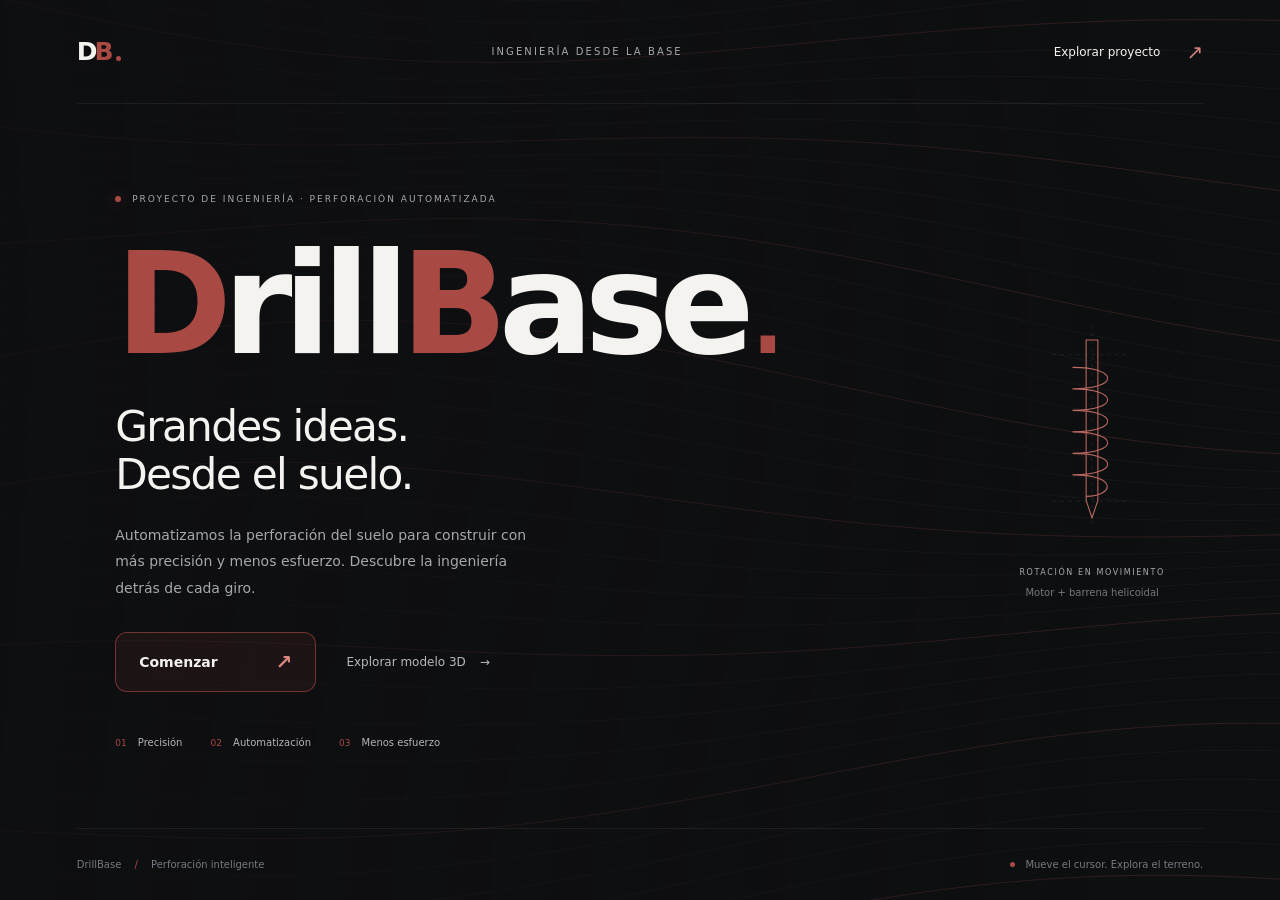
<file: index.html>
<!DOCTYPE html>
<html lang="es">
    <head>
        <meta charset="UTF-8">
        <meta name="viewport" content="width=device-width, initial-scale=1.0">
        <meta name="description"
            content="Conoce DrillBase, un proyecto de ingeniería que automatiza la perforación del suelo para trabajar con mayor precisión y menos esfuerzo físico.">
        <meta name="theme-color" content="#0e0f11">
        <title>DrillBase | Ingeniería desde la base</title>
        <link rel="icon" href="mascota.png" type="image/png">
        <link rel="stylesheet" href="index.css">
        <script src="index.js" defer></script>
    </head>
    <body>
        <canvas id="terrain" aria-hidden="true"></canvas>
        <div class="ambient" aria-hidden="true"></div>
        <header class="site-header">
            <a class="wordmark" href="index.html"
                aria-label="DrillBase, inicio">D<span>B</span><i></i></a>
            <span class="header-label">INGENIERÍA DESDE LA BASE</span>
            <a class="project-link" href="inicio.html">Explorar proyecto <span
                    aria-hidden="true">↗</span></a>
        </header>
        <main>
            <section class="hero" aria-labelledby="hero-title">
                <p class="eyebrow"><span></span> PROYECTO DE INGENIERÍA ·
                    PERFORACIÓN AUTOMATIZADA</p>
                <h1 id="hero-title"><span class="letraD">D</span>rill<span
                        class="letraB">B</span>ase<span
                        class="title-dot">.</span></h1>
                <h2>Grandes ideas.<br>Desde el suelo.</h2>
                <p class="intro">Automatizamos la perforación del suelo para
                    construir con más precisión y menos esfuerzo. Descubre la
                    ingeniería detrás de cada giro.</p>
                <div class="hero-actions">
                    <a class="start-button" href="inicio.html">Comenzar <span
                            aria-hidden="true">↗</span></a>
                    <a class="secondary-link"
                        href="inicio.html#modelo-3d">Explorar modelo 3D <span
                            aria-hidden="true">→</span></a>
                </div>
                <div class="principles" aria-label="Enfoque del proyecto">
                    <span><b>01</b> Precisión</span><span><b>02</b>
                        Automatización</span><span><b>03</b> Menos
                        esfuerzo</span>
                </div>
            </section>
            <aside class="technical-note" aria-label="Mecanismo del proyecto">
                <svg viewBox="0 0 100 220" fill="none" aria-hidden="true"><path
                        class="axis" d="M50 5V214M10 35H90M10 185H90" /><path
                        class="drill"
                        d="M44 20H56V184L50 202L44 184ZM30 48C78 48 78 70 30 70C78 70 78 92 30 92C78 92 78 114 30 114C78 114 78 136 30 136C78 136 78 158 30 158C78 158 72 180 44 180" /></svg>
                <span>ROTACIÓN EN MOVIMIENTO</span><p>Motor + barrena
                    helicoidal</p>
            </aside>
        </main>
        <footer><span>DrillBase <span class="footer-divider">/</span>
                Perforación inteligente</span><span
                class="interaction-hint"><i></i> Mueve el cursor. Explora el
                terreno.</span></footer>
        <div class="cursor-follower" aria-hidden="true"></div>
    </body>
</html>
</file>
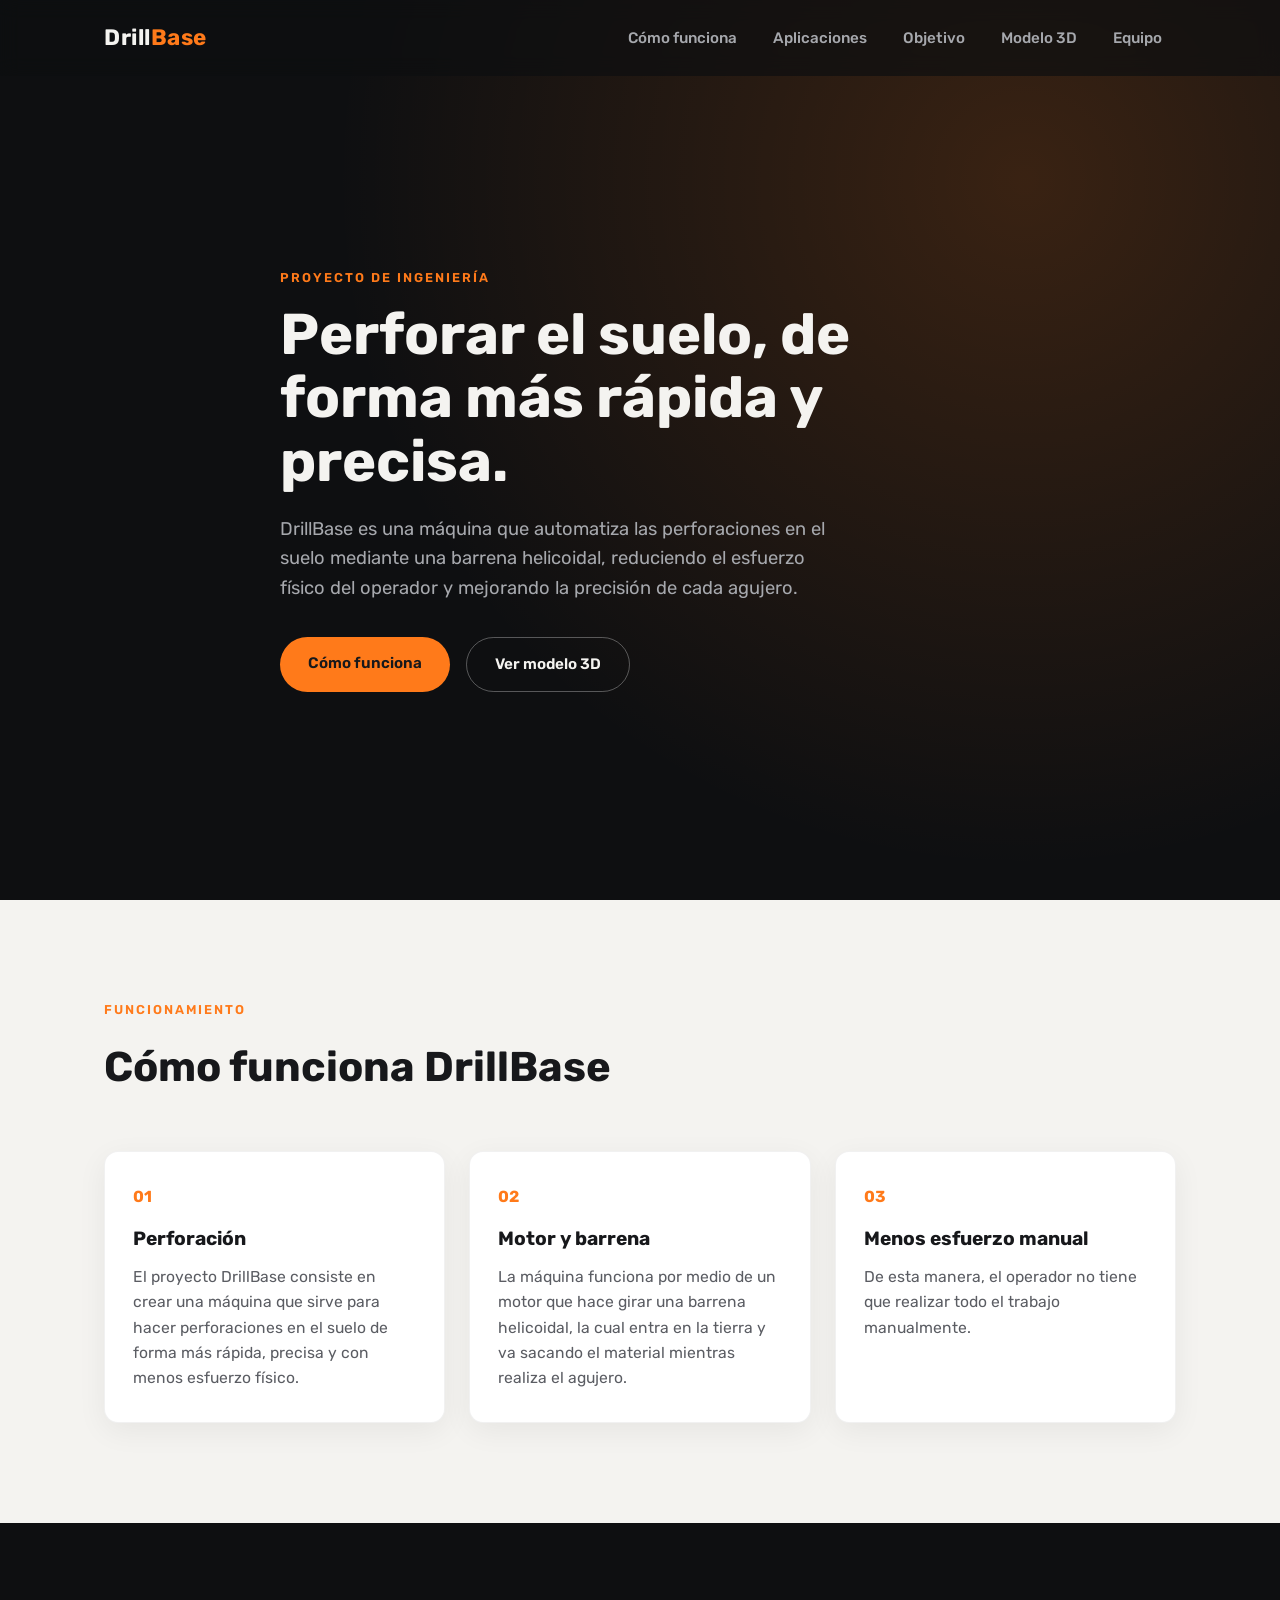
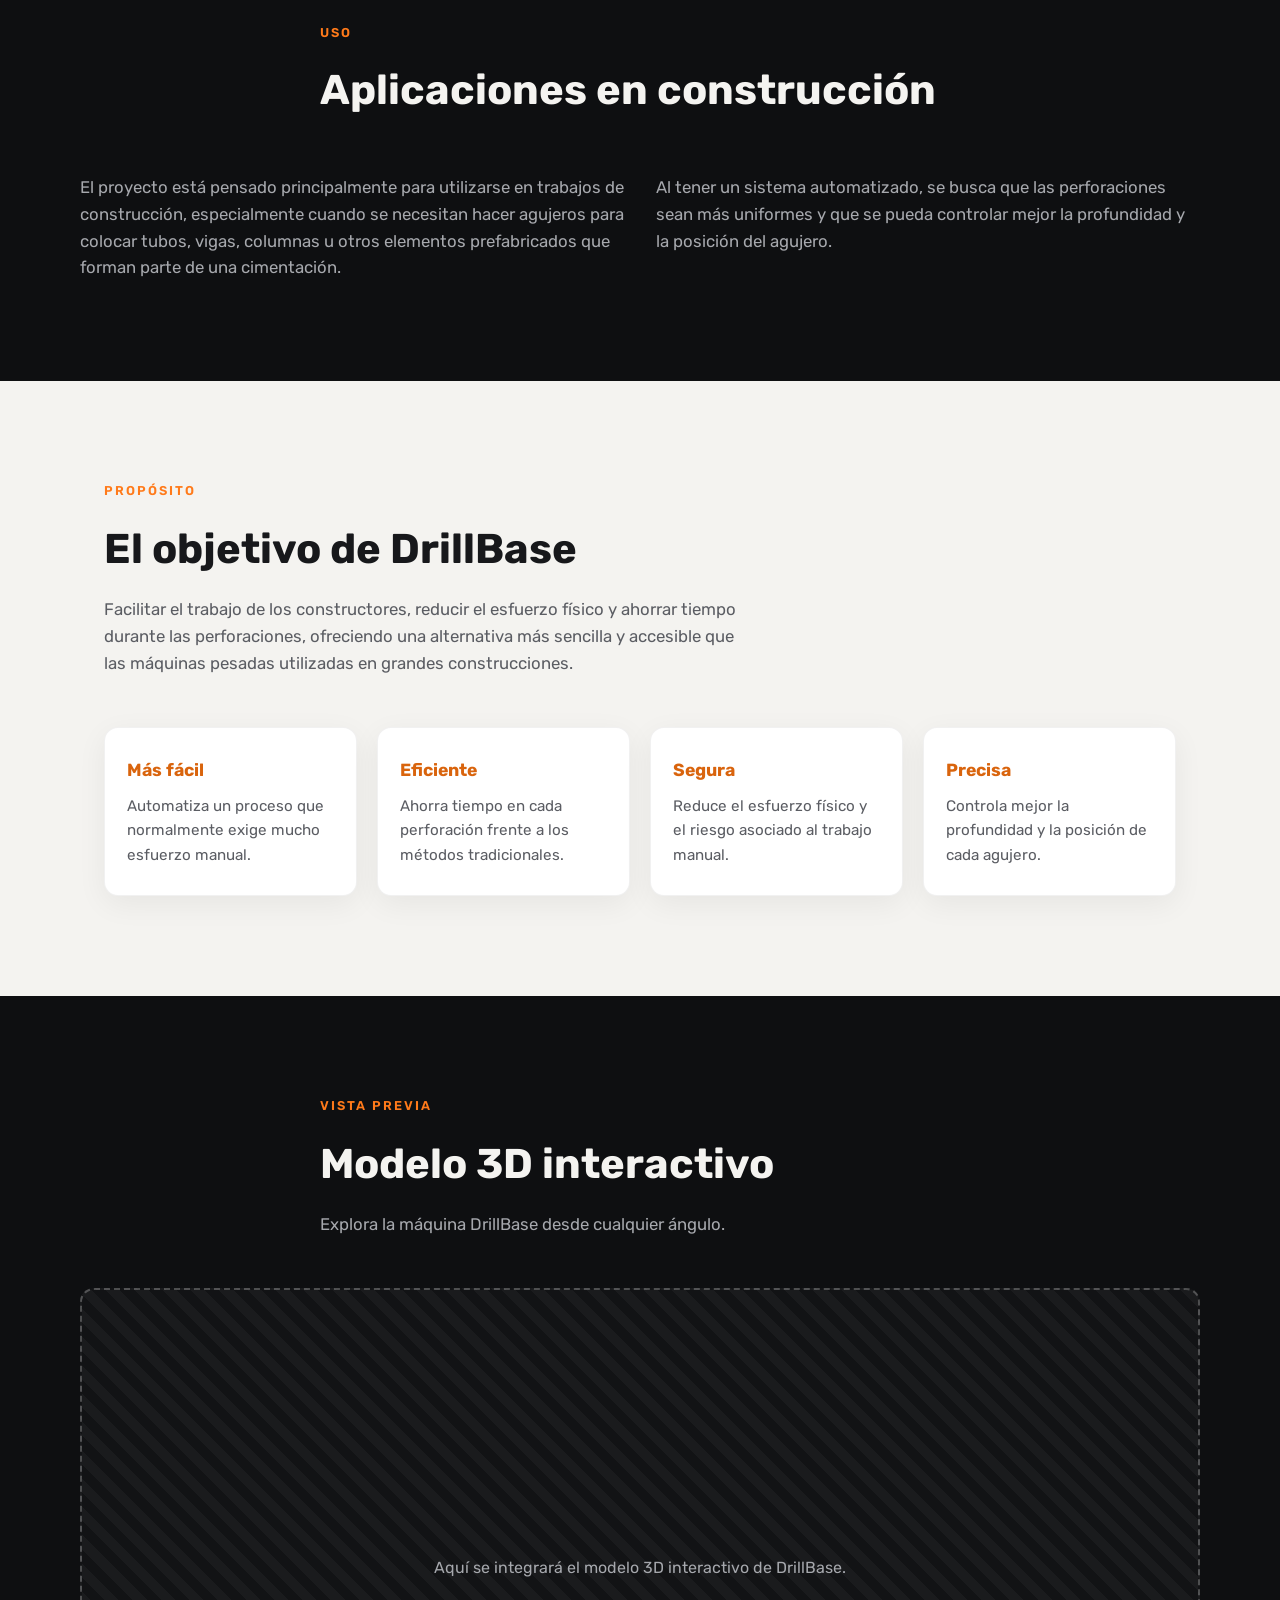
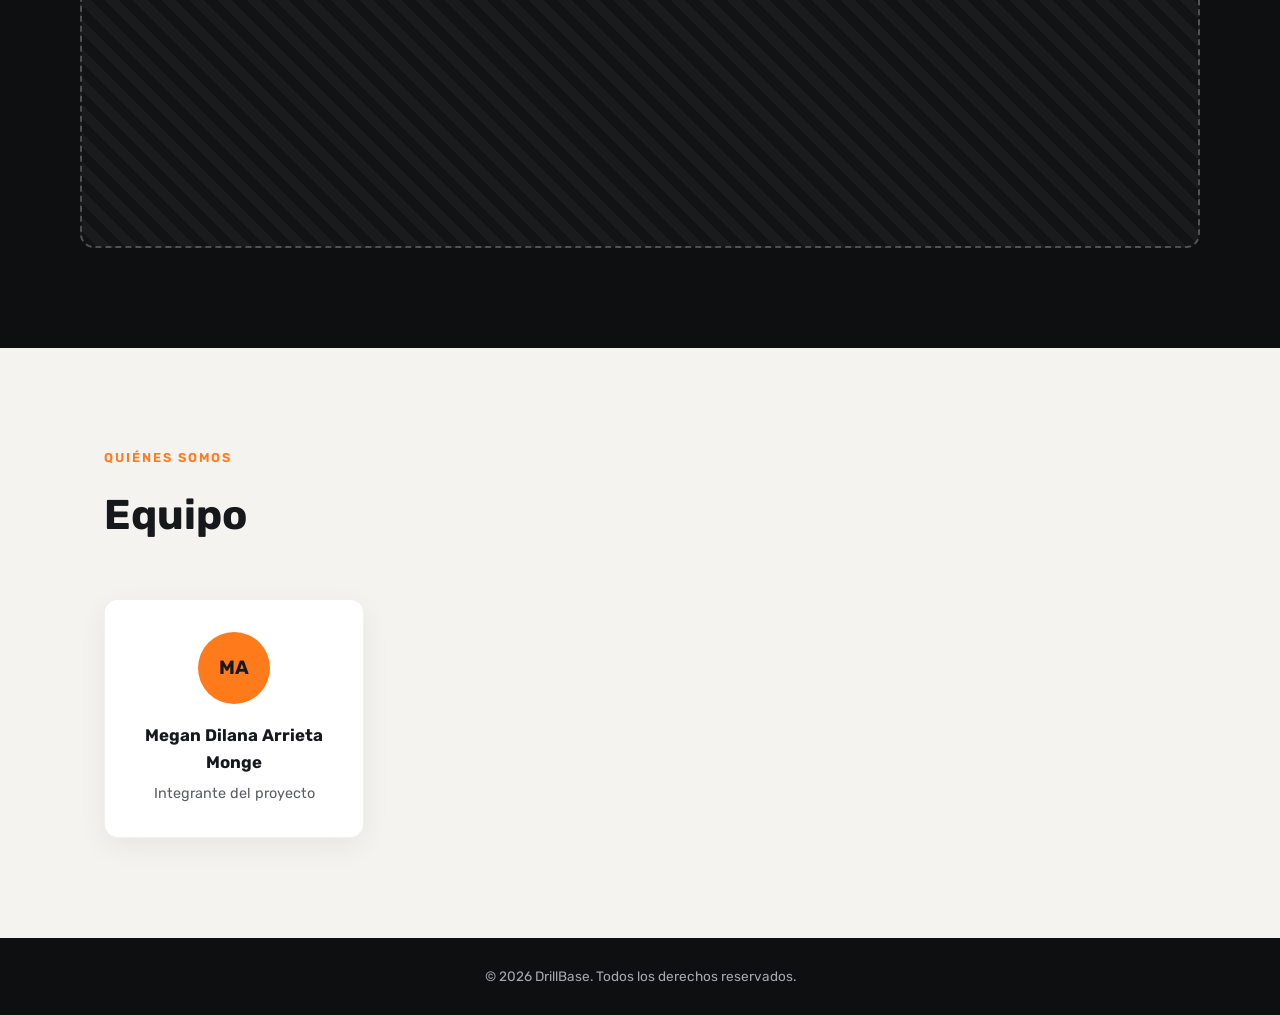
<file: public/index.html>
<!DOCTYPE html>
<html lang="es">
<head>
    <meta charset="UTF-8">
    <meta name="viewport" content="width=device-width, initial-scale=1.0">
    <title>DrillBase | Perforación inteligente</title>
    <meta name="description" content="DrillBase: máquina de perforación automatizada más rápida, precisa y con menos esfuerzo físico para trabajos de construcción.">
    <link rel="stylesheet" href="index.css">
    <link rel="preconnect" href="https://fonts.googleapis.com">
    <link rel="preconnect" href="https://fonts.gstatic.com" crossorigin>
    <link href="https://fonts.googleapis.com/css2?family=Rubik:ital,wght@0,300..900;1,300..900&display=swap" rel="stylesheet">
</head>
<body>

    <header id="site-header">
        <div class="nav-wrap">
            <a href="#top" class="logo">Drill<span>Base</span></a>

            <nav id="main-nav">
                <a href="#como-funciona" class="nav-link">Cómo funciona</a>
                <a href="#aplicaciones" class="nav-link">Aplicaciones</a>
                <a href="#objetivo" class="nav-link">Objetivo</a>
                <a href="#modelo-3d" class="nav-link">Modelo 3D</a>
                <a href="#equipo" class="nav-link">Equipo</a>
            </nav>

            <button id="nav-toggle" aria-label="Abrir menú" aria-expanded="false">
                <span></span><span></span><span></span>
            </button>
        </div>
    </header>

    <main>

        <section id="top" class="hero">
            <div class="hero-content reveal">
                <p class="eyebrow">Proyecto de ingeniería</p>
                <h1>Perforar el suelo, de forma más rápida y precisa.</h1>
                <p class="hero-text">
                    DrillBase es una máquina que automatiza las perforaciones en el suelo mediante
                    una barrena helicoidal, reduciendo el esfuerzo físico del operador y mejorando
                    la precisión de cada agujero.
                </p>
                <div class="hero-actions">
                    <a href="#como-funciona" class="btn btn-primary">Cómo funciona</a>
                    <a href="#modelo-3d" class="btn btn-ghost">Ver modelo 3D</a>
                </div>
            </div>
        </section>

        <section id="como-funciona" class="section">
            <div class="section-head reveal">
                <p class="eyebrow">Funcionamiento</p>
                <h2>Cómo funciona DrillBase</h2>
            </div>

            <div class="steps">
                <article class="step-card reveal">
                    <span class="step-number">01</span>
                    <h3>Perforación</h3>
                    <p>El proyecto DrillBase consiste en crear una máquina que sirve para hacer
                        perforaciones en el suelo de forma más rápida, precisa y con menos esfuerzo
                        físico.</p>
                </article>

                <article class="step-card reveal">
                    <span class="step-number">02</span>
                    <h3>Motor y barrena</h3>
                    <p>La máquina funciona por medio de un motor que hace girar una barrena
                        helicoidal, la cual entra en la tierra y va sacando el material mientras
                        realiza el agujero.</p>
                </article>

                <article class="step-card reveal">
                    <span class="step-number">03</span>
                    <h3>Menos esfuerzo manual</h3>
                    <p>De esta manera, el operador no tiene que realizar todo el trabajo
                        manualmente.</p>
                </article>
            </div>
        </section>

        <section id="aplicaciones" class="section section-alt">
            <div class="section-head reveal">
                <p class="eyebrow">Uso</p>
                <h2>Aplicaciones en construcción</h2>
            </div>
            <div class="split reveal">
                <p>
                    El proyecto está pensado principalmente para utilizarse en trabajos de
                    construcción, especialmente cuando se necesitan hacer agujeros para colocar
                    tubos, vigas, columnas u otros elementos prefabricados que forman parte de una
                    cimentación.
                </p>
                <p>
                    Al tener un sistema automatizado, se busca que las perforaciones sean más
                    uniformes y que se pueda controlar mejor la profundidad y la posición del
                    agujero.
                </p>
            </div>
        </section>

        <section id="objetivo" class="section">
            <div class="section-head reveal">
                <p class="eyebrow">Propósito</p>
                <h2>El objetivo de DrillBase</h2>
                <p class="section-lead">
                    Facilitar el trabajo de los constructores, reducir el esfuerzo físico y ahorrar
                    tiempo durante las perforaciones, ofreciendo una alternativa más sencilla y
                    accesible que las máquinas pesadas utilizadas en grandes construcciones.
                </p>
            </div>

            <div class="feature-grid">
                <div class="feature-card reveal">
                    <h3>Más fácil</h3>
                    <p>Automatiza un proceso que normalmente exige mucho esfuerzo manual.</p>
                </div>
                <div class="feature-card reveal">
                    <h3>Eficiente</h3>
                    <p>Ahorra tiempo en cada perforación frente a los métodos tradicionales.</p>
                </div>
                <div class="feature-card reveal">
                    <h3>Segura</h3>
                    <p>Reduce el esfuerzo físico y el riesgo asociado al trabajo manual.</p>
                </div>
                <div class="feature-card reveal">
                    <h3>Precisa</h3>
                    <p>Controla mejor la profundidad y la posición de cada agujero.</p>
                </div>
            </div>
        </section>

        <section id="modelo-3d" class="section section-alt">
            <div class="section-head reveal">
                <p class="eyebrow">Vista previa</p>
                <h2>Modelo 3D interactivo</h2>
                <p class="section-lead">Explora la máquina DrillBase desde cualquier ángulo.</p>
            </div>

            <div class="model-viewer reveal" id="model3d-container">
                <p>Aquí se integrará el modelo 3D interactivo de DrillBase.</p>
            </div>
        </section>

        <section id="equipo" class="section">
            <div class="section-head reveal">
                <p class="eyebrow">Quiénes somos</p>
                <h2>Equipo</h2>
            </div>

            <div class="team-grid">
                <article class="team-card reveal">
                    <div class="team-avatar">MA</div>
                    <h3>Megan Dilana Arrieta Monge</h3>
                    <p>Integrante del proyecto</p>
                </article>
            </div>
        </section>

    </main>

    <footer class="site-footer">
        <p>&copy; <span id="year"></span> DrillBase. Todos los derechos reservados.</p>
    </footer>

    <script src="index.js"></script>
</body>
</html>
</file>
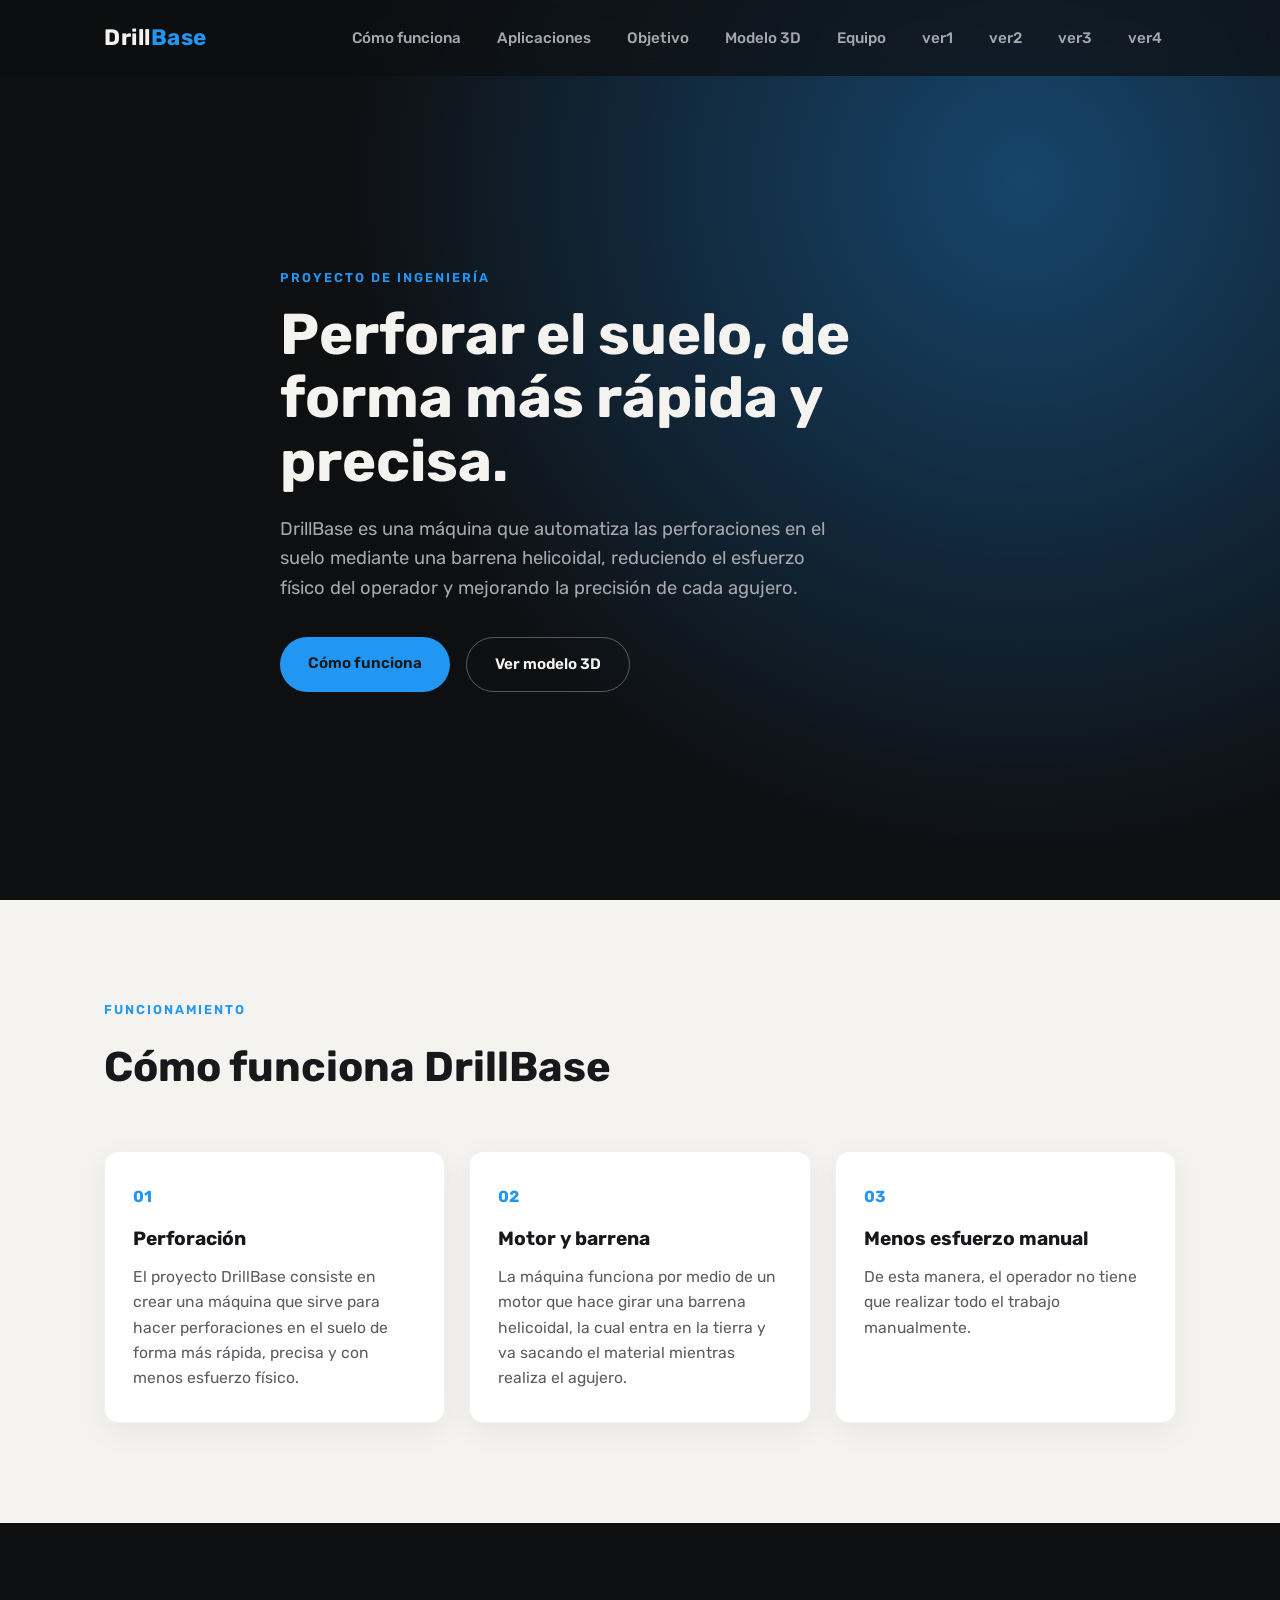
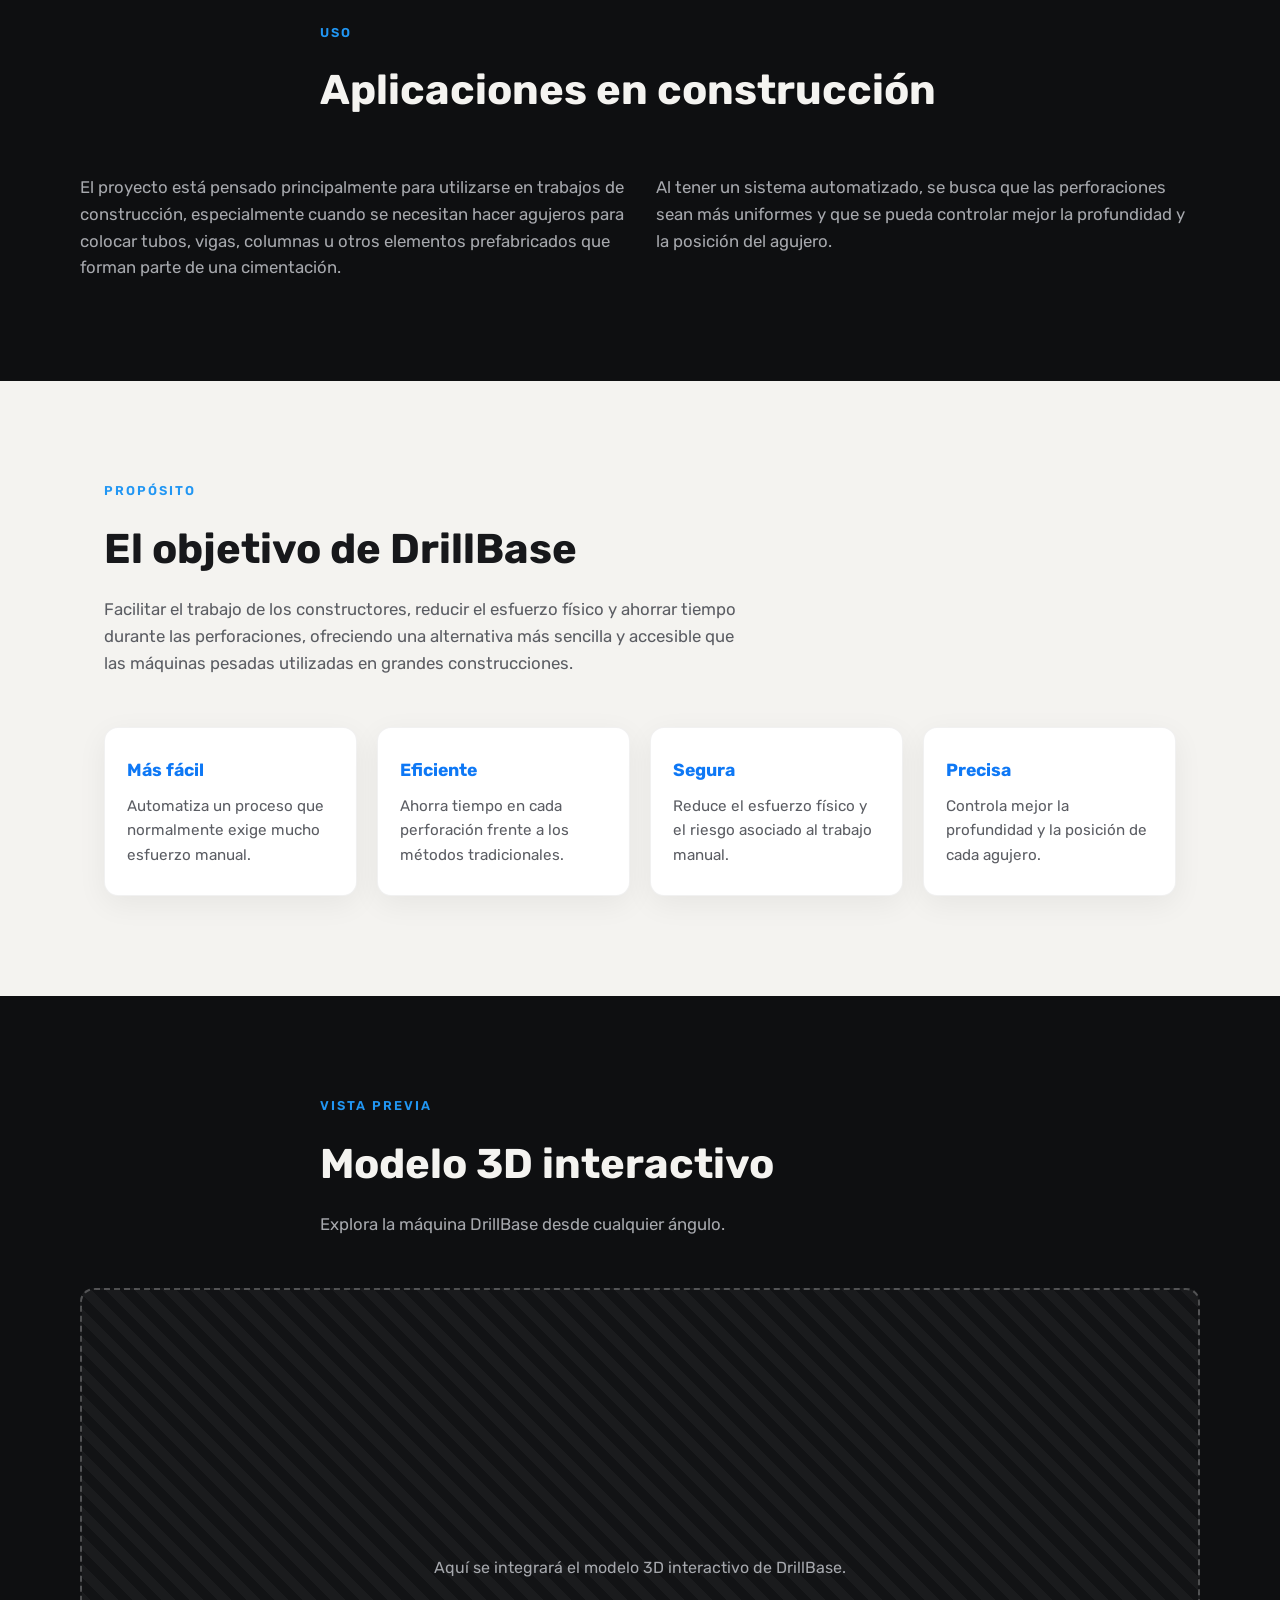
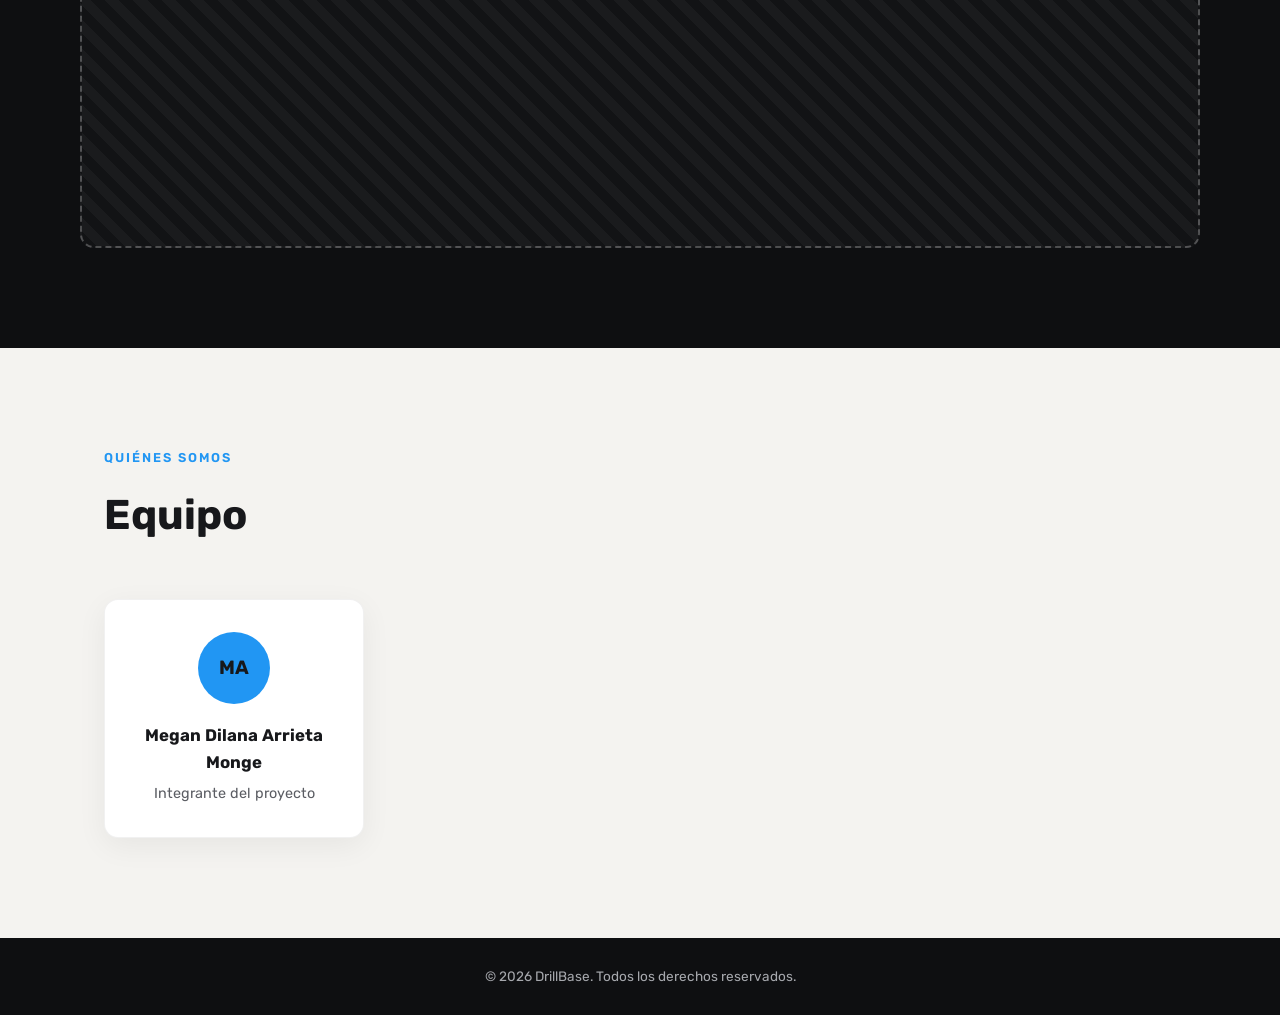
<file: public/indexver2.html>
<!DOCTYPE html>
<html lang="es">
    <head>
        <meta charset="UTF-8">
        <meta name="viewport" content="width=device-width, initial-scale=1.0">
        <title>DrillBase | Perforación inteligente</title>
        <meta name="description"
            content="DrillBase: máquina de perforación automatizada más rápida, precisa y con menos esfuerzo físico para trabajos de construcción.">
        <link rel="stylesheet" href="indexver2.css">
        <link rel="preconnect" href="https://fonts.googleapis.com">
        <link rel="preconnect" href="https://fonts.gstatic.com" crossorigin>
        <link
            href="https://fonts.googleapis.com/css2?family=Rubik:ital,wght@0,300..900;1,300..900&display=swap"
            rel="stylesheet">
    </head>
    <body>

        <header id="site-header">
            <div class="nav-wrap">
                <a href="#top" class="logo">Drill<span>Base</span></a>

                <nav id="main-nav">
                    <a href="#como-funciona" class="nav-link">Cómo funciona</a>
                    <a href="#aplicaciones" class="nav-link">Aplicaciones</a>
                    <a href="#objetivo" class="nav-link">Objetivo</a>
                    <a href="#modelo-3d" class="nav-link">Modelo 3D</a>
                    <a href="#equipo" class="nav-link">Equipo</a>
                    <a href="index.html" class="nav-link">ver1</a>
                    <a href="indexver2.html" class="nav-link">ver2</a>
                    <a href="indexver3.html" class="nav-link">ver3</a>
                                        <a href="indexver4.html" class="nav-link">ver4</a>
                </nav>

                <button id="nav-toggle" aria-label="Abrir menú"
                    aria-expanded="false">
                    <span></span><span></span><span></span>
                </button>
            </div>
        </header>

        <main>

            <section id="top" class="hero">
                <div class="hero-content reveal">
                    <p class="eyebrow">Proyecto de ingeniería</p>
                    <h1>Perforar el suelo, de forma más rápida y precisa.</h1>
                    <p class="hero-text">
                        DrillBase es una máquina que automatiza las
                        perforaciones en el suelo mediante
                        una barrena helicoidal, reduciendo el esfuerzo físico
                        del operador y mejorando
                        la precisión de cada agujero.
                    </p>
                    <div class="hero-actions">
                        <a href="#como-funciona" class="btn btn-primary">Cómo
                            funciona</a>
                        <a href="#modelo-3d" class="btn btn-ghost">Ver modelo
                            3D</a>
                    </div>
                </div>
            </section>

            <section id="como-funciona" class="section">
                <div class="section-head reveal">
                    <p class="eyebrow">Funcionamiento</p>
                    <h2>Cómo funciona DrillBase</h2>
                </div>

                <div class="steps">
                    <article class="step-card reveal">
                        <span class="step-number">01</span>
                        <h3>Perforación</h3>
                        <p>El proyecto DrillBase consiste en crear una máquina
                            que sirve para hacer
                            perforaciones en el suelo de forma más rápida,
                            precisa y con menos esfuerzo
                            físico.</p>
                    </article>

                    <article class="step-card reveal">
                        <span class="step-number">02</span>
                        <h3>Motor y barrena</h3>
                        <p>La máquina funciona por medio de un motor que hace
                            girar una barrena
                            helicoidal, la cual entra en la tierra y va sacando
                            el material mientras
                            realiza el agujero.</p>
                    </article>

                    <article class="step-card reveal">
                        <span class="step-number">03</span>
                        <h3>Menos esfuerzo manual</h3>
                        <p>De esta manera, el operador no tiene que realizar
                            todo el trabajo
                            manualmente.</p>
                    </article>
                </div>
            </section>

            <section id="aplicaciones" class="section section-alt">
                <div class="section-head reveal">
                    <p class="eyebrow">Uso</p>
                    <h2>Aplicaciones en construcción</h2>
                </div>
                <div class="split reveal">
                    <p>
                        El proyecto está pensado principalmente para utilizarse
                        en trabajos de
                        construcción, especialmente cuando se necesitan hacer
                        agujeros para colocar
                        tubos, vigas, columnas u otros elementos prefabricados
                        que forman parte de una
                        cimentación.
                    </p>
                    <p>
                        Al tener un sistema automatizado, se busca que las
                        perforaciones sean más
                        uniformes y que se pueda controlar mejor la profundidad
                        y la posición del
                        agujero.
                    </p>
                </div>
            </section>

            <section id="objetivo" class="section">
                <div class="section-head reveal">
                    <p class="eyebrow">Propósito</p>
                    <h2>El objetivo de DrillBase</h2>
                    <p class="section-lead">
                        Facilitar el trabajo de los constructores, reducir el
                        esfuerzo físico y ahorrar
                        tiempo durante las perforaciones, ofreciendo una
                        alternativa más sencilla y
                        accesible que las máquinas pesadas utilizadas en grandes
                        construcciones.
                    </p>
                </div>

                <div class="feature-grid">
                    <div class="feature-card reveal">
                        <h3>Más fácil</h3>
                        <p>Automatiza un proceso que normalmente exige mucho
                            esfuerzo manual.</p>
                    </div>
                    <div class="feature-card reveal">
                        <h3>Eficiente</h3>
                        <p>Ahorra tiempo en cada perforación frente a los
                            métodos tradicionales.</p>
                    </div>
                    <div class="feature-card reveal">
                        <h3>Segura</h3>
                        <p>Reduce el esfuerzo físico y el riesgo asociado al
                            trabajo manual.</p>
                    </div>
                    <div class="feature-card reveal">
                        <h3>Precisa</h3>
                        <p>Controla mejor la profundidad y la posición de cada
                            agujero.</p>
                    </div>
                </div>
            </section>

            <section id="modelo-3d" class="section section-alt">
                <div class="section-head reveal">
                    <p class="eyebrow">Vista previa</p>
                    <h2>Modelo 3D interactivo</h2>
                    <p class="section-lead">Explora la máquina DrillBase desde
                        cualquier ángulo.</p>
                </div>

                <div class="model-viewer reveal" id="model3d-container">
                    <p>Aquí se integrará el modelo 3D interactivo de
                        DrillBase.</p>
                </div>
            </section>

            <section id="equipo" class="section">
                <div class="section-head reveal">
                    <p class="eyebrow">Quiénes somos</p>
                    <h2>Equipo</h2>
                </div>

                <div class="team-grid">
                    <article class="team-card reveal">
                        <div class="team-avatar">MA</div>
                        <h3>Megan Dilana Arrieta Monge</h3>
                        <p>Integrante del proyecto</p>
                    </article>
                </div>
            </section>

        </main>

        <footer class="site-footer">
            <p>&copy; <span id="year"></span> DrillBase. Todos los derechos
                reservados.</p>
        </footer>

        <script src="index.js"></script>
    </body>
</html>
</file>
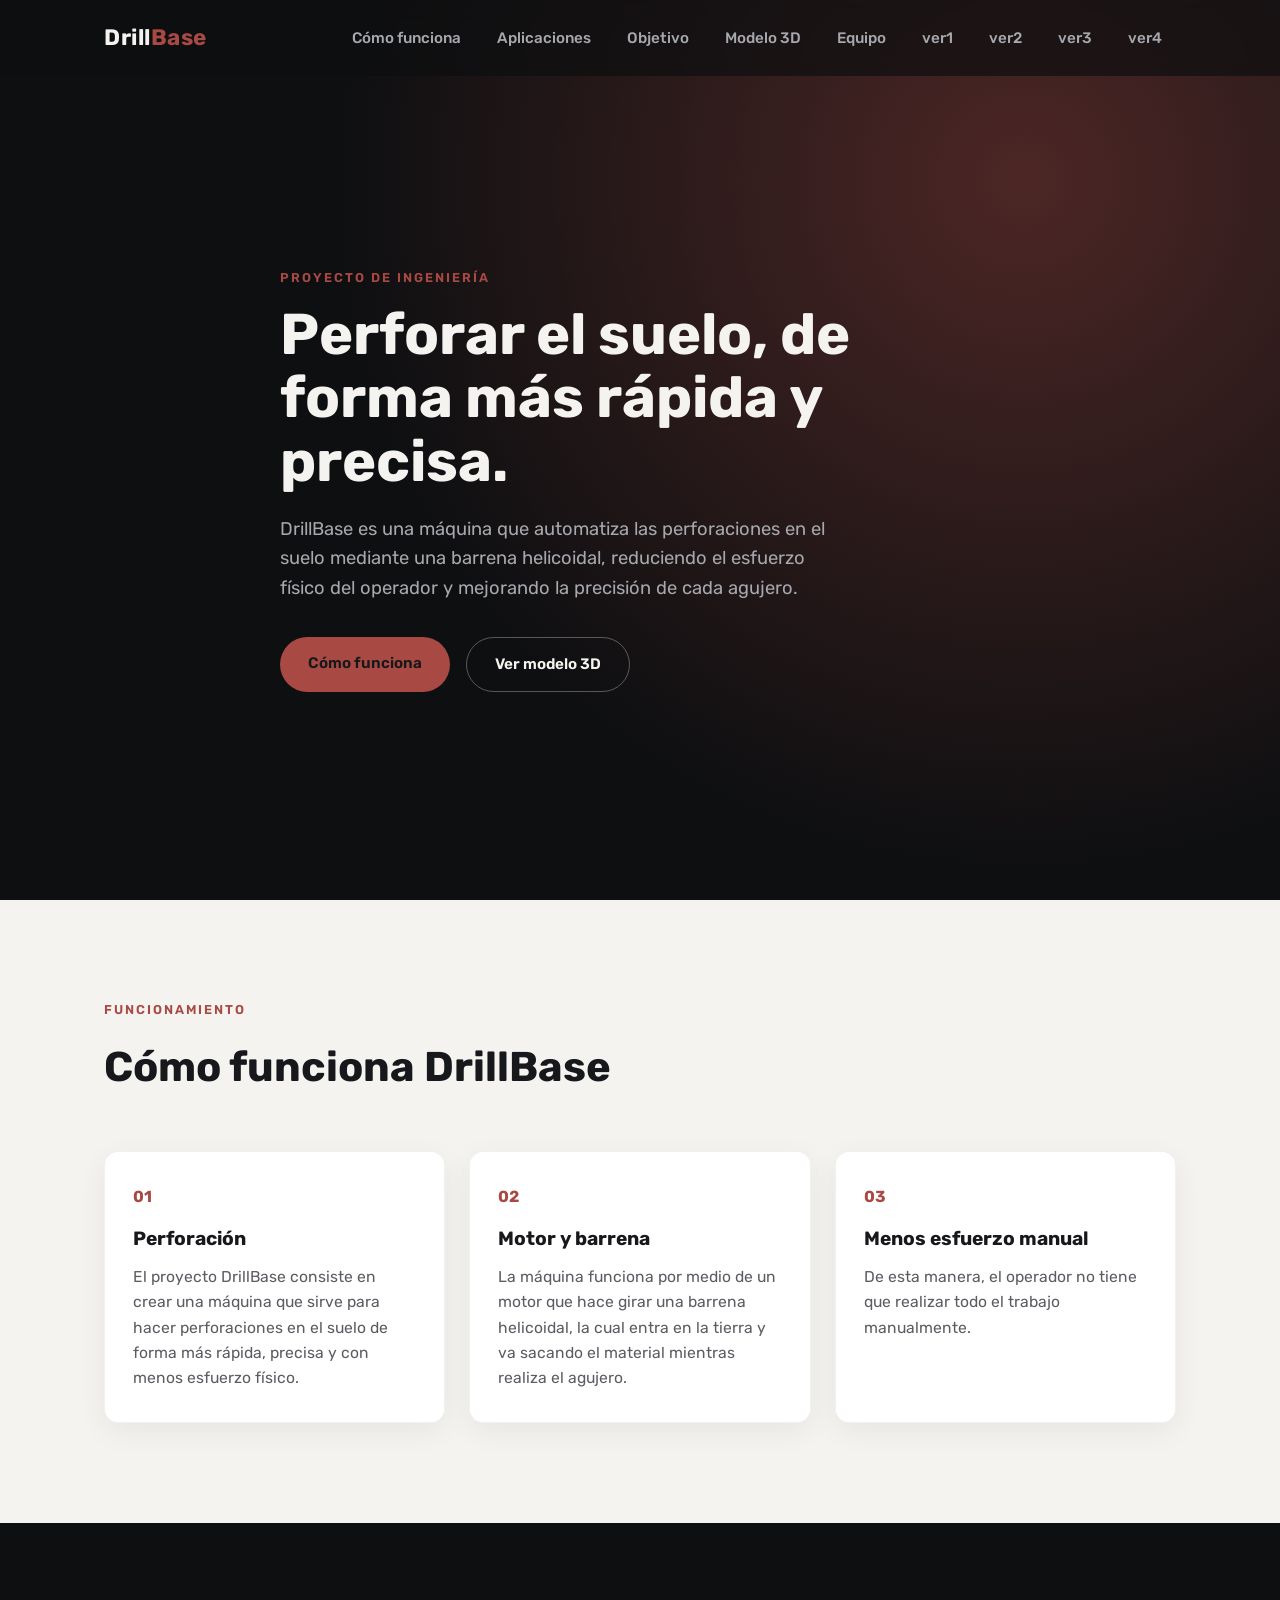
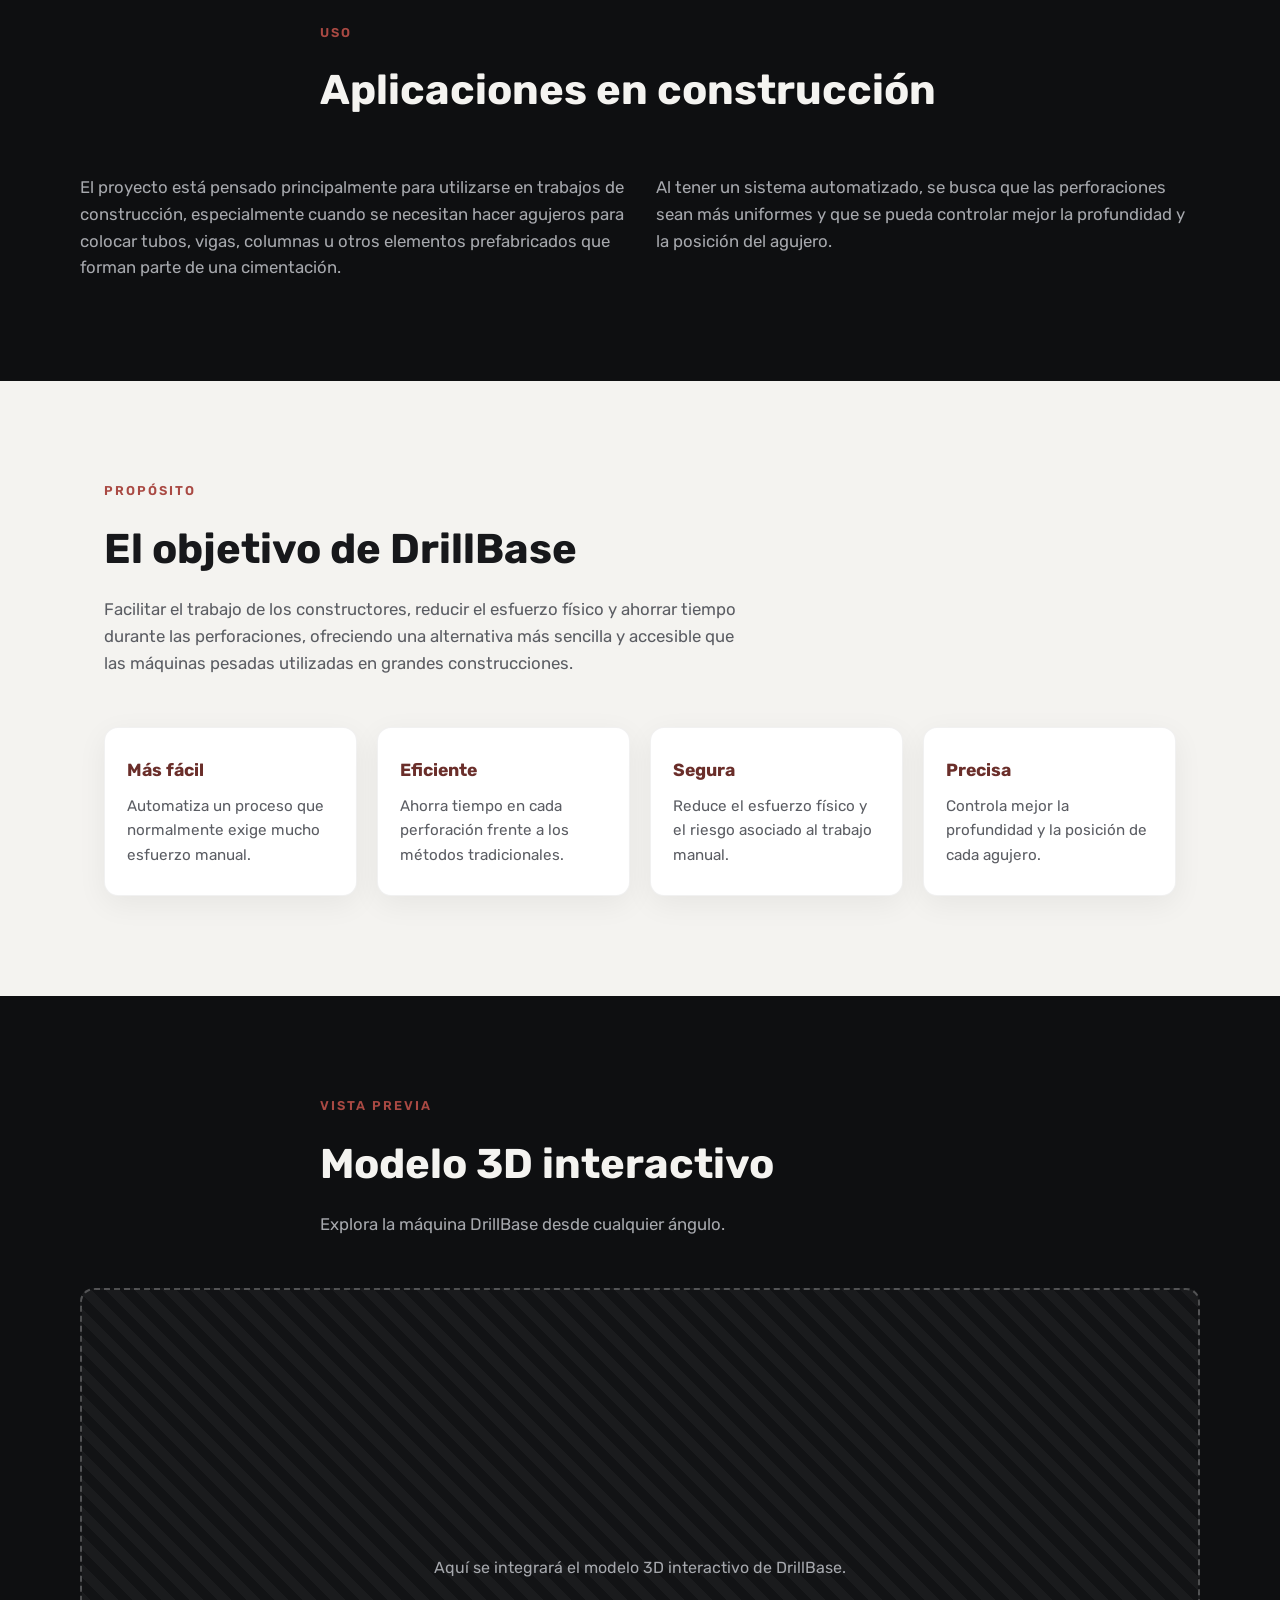
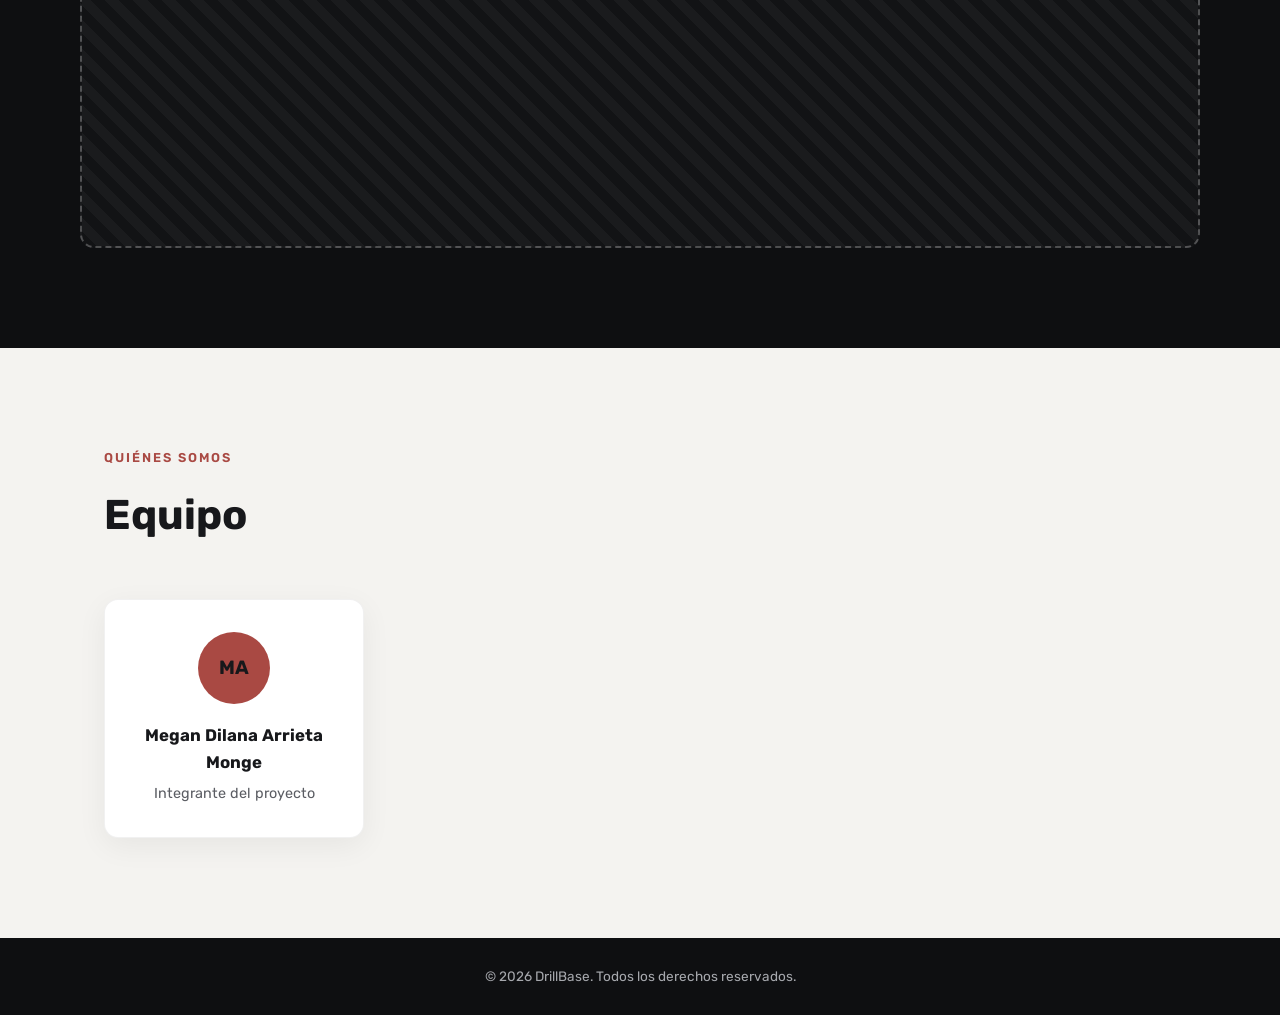
<file: public/indexver3.html>
<!DOCTYPE html>
<html lang="es">
    <head>
        <meta charset="UTF-8">
        <meta name="viewport" content="width=device-width, initial-scale=1.0">
        <title>DrillBase | Perforación inteligente</title>
        <meta name="description"
            content="DrillBase: máquina de perforación automatizada más rápida, precisa y con menos esfuerzo físico para trabajos de construcción.">
        <link rel="stylesheet" href="indexver3.css">
        <link rel="preconnect" href="https://fonts.googleapis.com">
        <link rel="preconnect" href="https://fonts.gstatic.com" crossorigin>
        <link
            href="https://fonts.googleapis.com/css2?family=Rubik:ital,wght@0,300..900;1,300..900&display=swap"
            rel="stylesheet">
    </head>
    <body>

        <header id="site-header">
            <div class="nav-wrap">
                <a href="#top" class="logo">Drill<span>Base</span></a>

                <nav id="main-nav">
                    <a href="#como-funciona" class="nav-link">Cómo funciona</a>
                    <a href="#aplicaciones" class="nav-link">Aplicaciones</a>
                    <a href="#objetivo" class="nav-link">Objetivo</a>
                    <a href="#modelo-3d" class="nav-link">Modelo 3D</a>
                    <a href="#equipo" class="nav-link">Equipo</a>
                    <a href="index.html" class="nav-link">ver1</a>
                    <a href="indexver2.html" class="nav-link">ver2</a>
                    <a href="indexver3.html" class="nav-link">ver3</a>
                                        <a href="indexver4.html" class="nav-link">ver4</a>
                </nav>

                <button id="nav-toggle" aria-label="Abrir menú"
                    aria-expanded="false">
                    <span></span><span></span><span></span>
                </button>
            </div>
        </header>

        <main>

            <section id="top" class="hero">
                <div class="hero-content reveal">
                    <p class="eyebrow">Proyecto de ingeniería</p>
                    <h1>Perforar el suelo, de forma más rápida y precisa.</h1>
                    <p class="hero-text">
                        DrillBase es una máquina que automatiza las
                        perforaciones en el suelo mediante
                        una barrena helicoidal, reduciendo el esfuerzo físico
                        del operador y mejorando
                        la precisión de cada agujero.
                    </p>
                    <div class="hero-actions">
                        <a href="#como-funciona" class="btn btn-primary">Cómo
                            funciona</a>
                        <a href="#modelo-3d" class="btn btn-ghost">Ver modelo
                            3D</a>
                    </div>
                </div>
            </section>

            <section id="como-funciona" class="section">
                <div class="section-head reveal">
                    <p class="eyebrow">Funcionamiento</p>
                    <h2>Cómo funciona DrillBase</h2>
                </div>

                <div class="steps">
                    <article class="step-card reveal">
                        <span class="step-number">01</span>
                        <h3>Perforación</h3>
                        <p>El proyecto DrillBase consiste en crear una máquina
                            que sirve para hacer
                            perforaciones en el suelo de forma más rápida,
                            precisa y con menos esfuerzo
                            físico.</p>
                    </article>

                    <article class="step-card reveal">
                        <span class="step-number">02</span>
                        <h3>Motor y barrena</h3>
                        <p>La máquina funciona por medio de un motor que hace
                            girar una barrena
                            helicoidal, la cual entra en la tierra y va sacando
                            el material mientras
                            realiza el agujero.</p>
                    </article>

                    <article class="step-card reveal">
                        <span class="step-number">03</span>
                        <h3>Menos esfuerzo manual</h3>
                        <p>De esta manera, el operador no tiene que realizar
                            todo el trabajo
                            manualmente.</p>
                    </article>
                </div>
            </section>

            <section id="aplicaciones" class="section section-alt">
                <div class="section-head reveal">
                    <p class="eyebrow">Uso</p>
                    <h2>Aplicaciones en construcción</h2>
                </div>
                <div class="split reveal">
                    <p>
                        El proyecto está pensado principalmente para utilizarse
                        en trabajos de
                        construcción, especialmente cuando se necesitan hacer
                        agujeros para colocar
                        tubos, vigas, columnas u otros elementos prefabricados
                        que forman parte de una
                        cimentación.
                    </p>
                    <p>
                        Al tener un sistema automatizado, se busca que las
                        perforaciones sean más
                        uniformes y que se pueda controlar mejor la profundidad
                        y la posición del
                        agujero.
                    </p>
                </div>
            </section>

            <section id="objetivo" class="section">
                <div class="section-head reveal">
                    <p class="eyebrow">Propósito</p>
                    <h2>El objetivo de DrillBase</h2>
                    <p class="section-lead">
                        Facilitar el trabajo de los constructores, reducir el
                        esfuerzo físico y ahorrar
                        tiempo durante las perforaciones, ofreciendo una
                        alternativa más sencilla y
                        accesible que las máquinas pesadas utilizadas en grandes
                        construcciones.
                    </p>
                </div>

                <div class="feature-grid">
                    <div class="feature-card reveal">
                        <h3>Más fácil</h3>
                        <p>Automatiza un proceso que normalmente exige mucho
                            esfuerzo manual.</p>
                    </div>
                    <div class="feature-card reveal">
                        <h3>Eficiente</h3>
                        <p>Ahorra tiempo en cada perforación frente a los
                            métodos tradicionales.</p>
                    </div>
                    <div class="feature-card reveal">
                        <h3>Segura</h3>
                        <p>Reduce el esfuerzo físico y el riesgo asociado al
                            trabajo manual.</p>
                    </div>
                    <div class="feature-card reveal">
                        <h3>Precisa</h3>
                        <p>Controla mejor la profundidad y la posición de cada
                            agujero.</p>
                    </div>
                </div>
            </section>

            <section id="modelo-3d" class="section section-alt">
                <div class="section-head reveal">
                    <p class="eyebrow">Vista previa</p>
                    <h2>Modelo 3D interactivo</h2>
                    <p class="section-lead">Explora la máquina DrillBase desde
                        cualquier ángulo.</p>
                </div>

                <div class="model-viewer reveal" id="model3d-container">
                    <p>Aquí se integrará el modelo 3D interactivo de
                        DrillBase.</p>
                </div>
            </section>

            <section id="equipo" class="section">
                <div class="section-head reveal">
                    <p class="eyebrow">Quiénes somos</p>
                    <h2>Equipo</h2>
                </div>

                <div class="team-grid">
                    <article class="team-card reveal">
                        <div class="team-avatar">MA</div>
                        <h3>Megan Dilana Arrieta Monge</h3>
                        <p>Integrante del proyecto</p>
                    </article>
                </div>
            </section>

        </main>

        <footer class="site-footer">
            <p>&copy; <span id="year"></span> DrillBase. Todos los derechos
                reservados.</p>
        </footer>

        <script src="index.js"></script>
    </body>
</html>
</file>
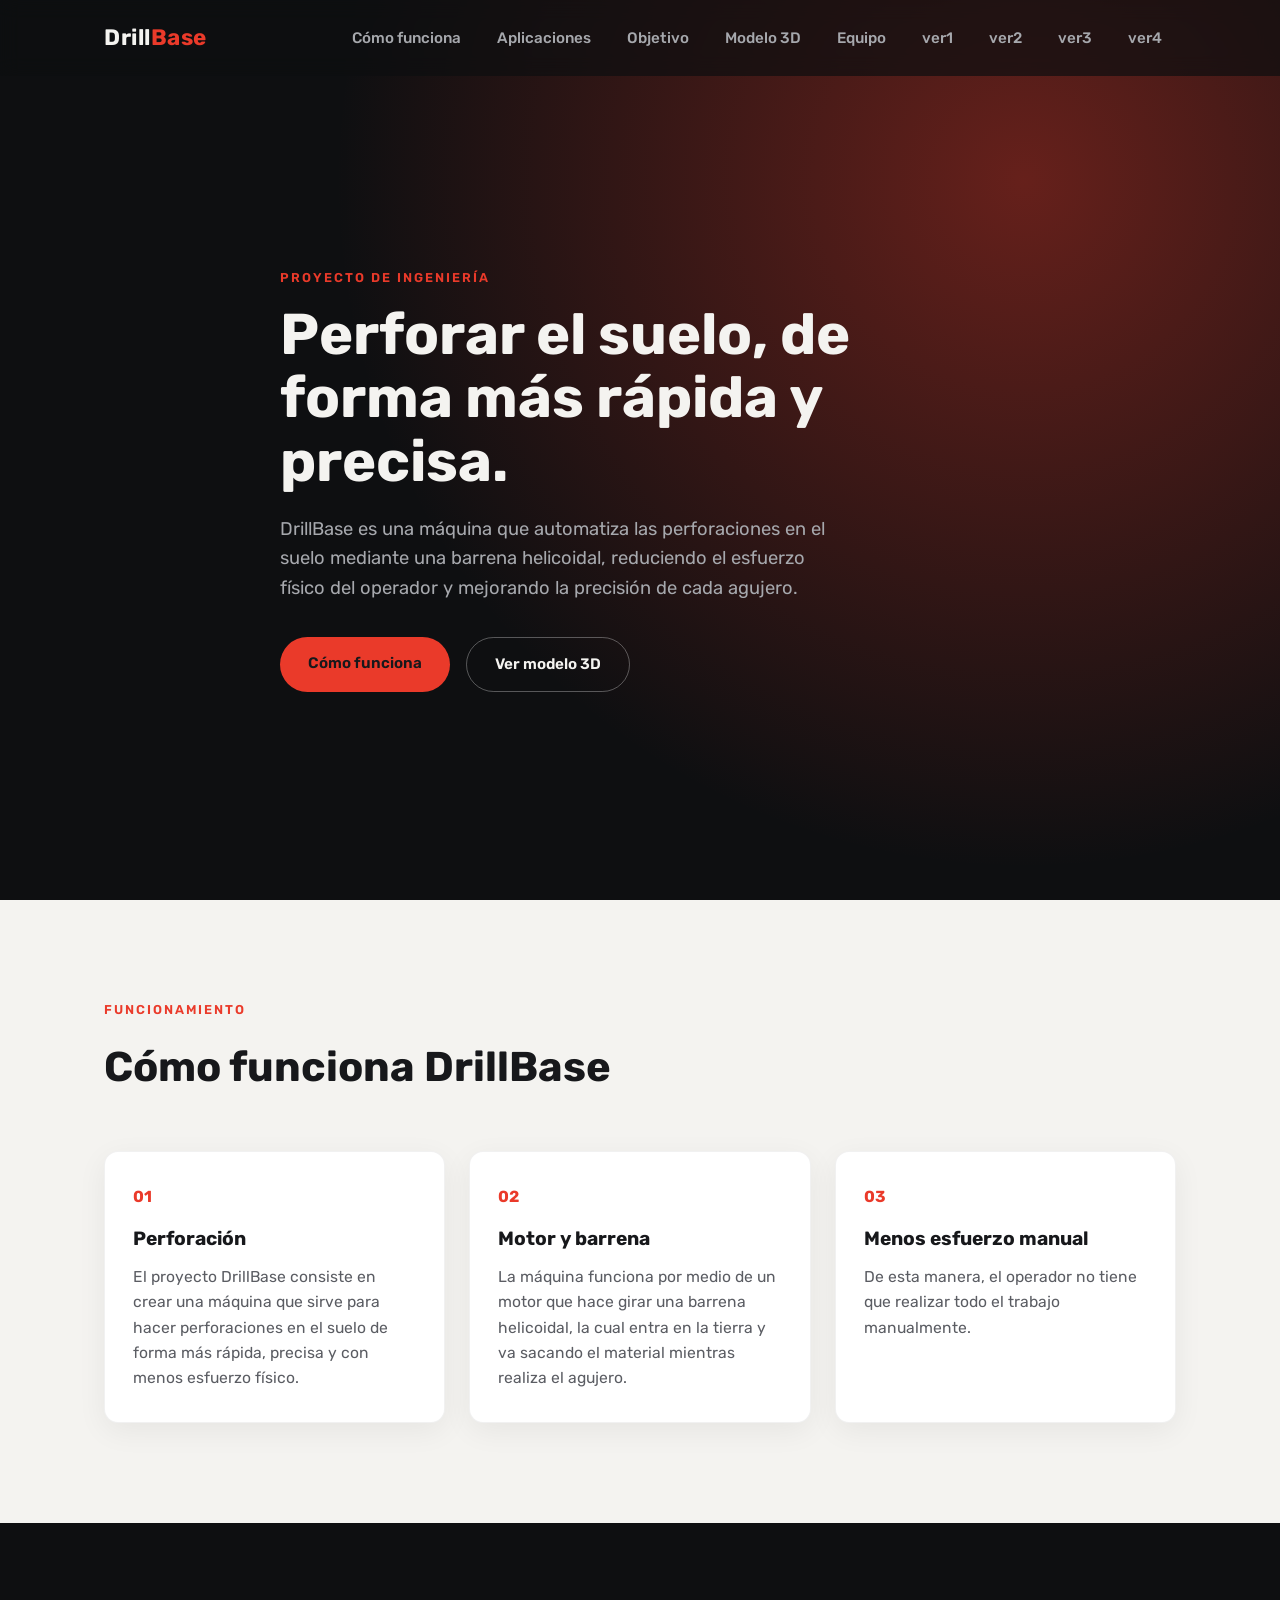
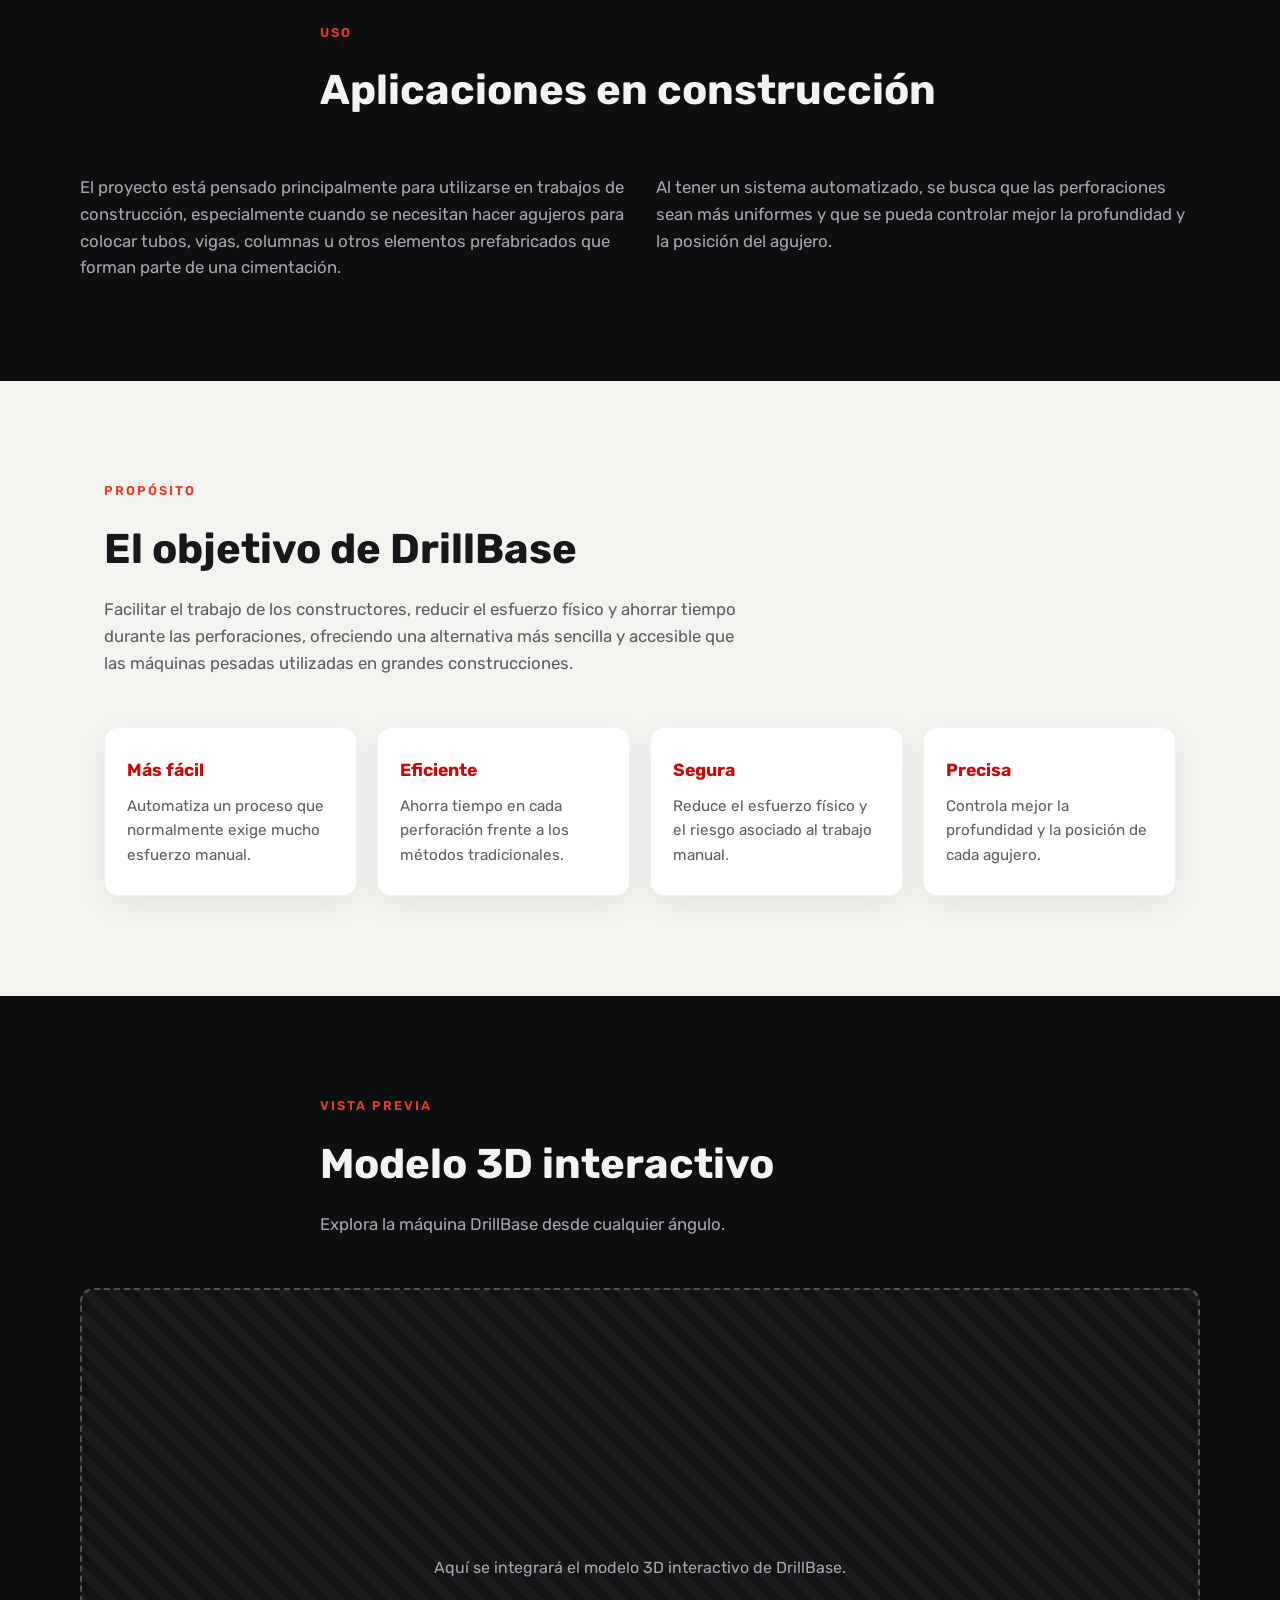
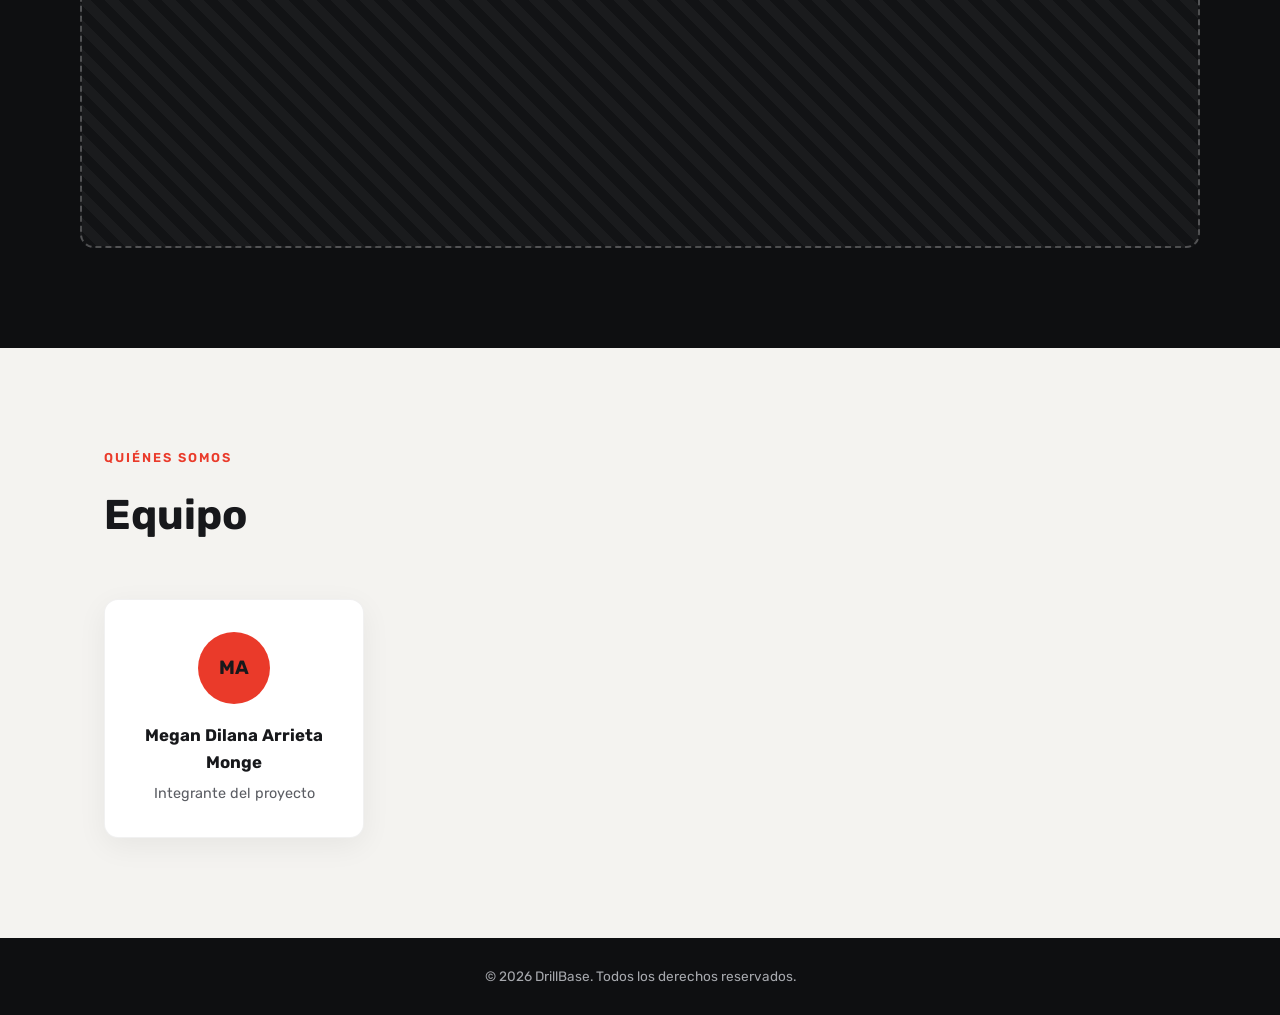
<file: public/indexver4.html>
<!DOCTYPE html>
<html lang="es">
    <head>
        <meta charset="UTF-8">
        <meta name="viewport" content="width=device-width, initial-scale=1.0">
        <title>DrillBase | Perforación inteligente</title>
        <meta name="description"
            content="DrillBase: máquina de perforación automatizada más rápida, precisa y con menos esfuerzo físico para trabajos de construcción.">
        <link rel="stylesheet" href="indexver4.css">
        <link rel="preconnect" href="https://fonts.googleapis.com">
        <link rel="preconnect" href="https://fonts.gstatic.com" crossorigin>
        <link
            href="https://fonts.googleapis.com/css2?family=Rubik:ital,wght@0,300..900;1,300..900&display=swap"
            rel="stylesheet">
    </head>
    <body>

        <header id="site-header">
            <div class="nav-wrap">
                <a href="#top" class="logo">Drill<span>Base</span></a>

                <nav id="main-nav">
                    <a href="#como-funciona" class="nav-link">Cómo funciona</a>
                    <a href="#aplicaciones" class="nav-link">Aplicaciones</a>
                    <a href="#objetivo" class="nav-link">Objetivo</a>
                    <a href="#modelo-3d" class="nav-link">Modelo 3D</a>
                    <a href="#equipo" class="nav-link">Equipo</a>
                    <a href="index.html" class="nav-link">ver1</a>
                    <a href="indexver2.html" class="nav-link">ver2</a>
                    <a href="indexver3.html" class="nav-link">ver3</a>
                    <a href="indexver4.html" class="nav-link">ver4</a>
                </nav>

                <button id="nav-toggle" aria-label="Abrir menú"
                    aria-expanded="false">
                    <span></span><span></span><span></span>
                </button>
            </div>
        </header>

        <main>

            <section id="top" class="hero">
                <div class="hero-content reveal">
                    <p class="eyebrow">Proyecto de ingeniería</p>
                    <h1>Perforar el suelo, de forma más rápida y precisa.</h1>
                    <p class="hero-text">
                        DrillBase es una máquina que automatiza las
                        perforaciones en el suelo mediante
                        una barrena helicoidal, reduciendo el esfuerzo físico
                        del operador y mejorando
                        la precisión de cada agujero.
                    </p>
                    <div class="hero-actions">
                        <a href="#como-funciona" class="btn btn-primary">Cómo
                            funciona</a>
                        <a href="#modelo-3d" class="btn btn-ghost">Ver modelo
                            3D</a>
                    </div>
                </div>
            </section>

            <section id="como-funciona" class="section">
                <div class="section-head reveal">
                    <p class="eyebrow">Funcionamiento</p>
                    <h2>Cómo funciona DrillBase</h2>
                </div>

                <div class="steps">
                    <article class="step-card reveal">
                        <span class="step-number">01</span>
                        <h3>Perforación</h3>
                        <p>El proyecto DrillBase consiste en crear una máquina
                            que sirve para hacer
                            perforaciones en el suelo de forma más rápida,
                            precisa y con menos esfuerzo
                            físico.</p>
                    </article>

                    <article class="step-card reveal">
                        <span class="step-number">02</span>
                        <h3>Motor y barrena</h3>
                        <p>La máquina funciona por medio de un motor que hace
                            girar una barrena
                            helicoidal, la cual entra en la tierra y va sacando
                            el material mientras
                            realiza el agujero.</p>
                    </article>

                    <article class="step-card reveal">
                        <span class="step-number">03</span>
                        <h3>Menos esfuerzo manual</h3>
                        <p>De esta manera, el operador no tiene que realizar
                            todo el trabajo
                            manualmente.</p>
                    </article>
                </div>
            </section>

            <section id="aplicaciones" class="section section-alt">
                <div class="section-head reveal">
                    <p class="eyebrow">Uso</p>
                    <h2>Aplicaciones en construcción</h2>
                </div>
                <div class="split reveal">
                    <p>
                        El proyecto está pensado principalmente para utilizarse
                        en trabajos de
                        construcción, especialmente cuando se necesitan hacer
                        agujeros para colocar
                        tubos, vigas, columnas u otros elementos prefabricados
                        que forman parte de una
                        cimentación.
                    </p>
                    <p>
                        Al tener un sistema automatizado, se busca que las
                        perforaciones sean más
                        uniformes y que se pueda controlar mejor la profundidad
                        y la posición del
                        agujero.
                    </p>
                </div>
            </section>

            <section id="objetivo" class="section">
                <div class="section-head reveal">
                    <p class="eyebrow">Propósito</p>
                    <h2>El objetivo de DrillBase</h2>
                    <p class="section-lead">
                        Facilitar el trabajo de los constructores, reducir el
                        esfuerzo físico y ahorrar
                        tiempo durante las perforaciones, ofreciendo una
                        alternativa más sencilla y
                        accesible que las máquinas pesadas utilizadas en grandes
                        construcciones.
                    </p>
                </div>

                <div class="feature-grid">
                    <div class="feature-card reveal">
                        <h3>Más fácil</h3>
                        <p>Automatiza un proceso que normalmente exige mucho
                            esfuerzo manual.</p>
                    </div>
                    <div class="feature-card reveal">
                        <h3>Eficiente</h3>
                        <p>Ahorra tiempo en cada perforación frente a los
                            métodos tradicionales.</p>
                    </div>
                    <div class="feature-card reveal">
                        <h3>Segura</h3>
                        <p>Reduce el esfuerzo físico y el riesgo asociado al
                            trabajo manual.</p>
                    </div>
                    <div class="feature-card reveal">
                        <h3>Precisa</h3>
                        <p>Controla mejor la profundidad y la posición de cada
                            agujero.</p>
                    </div>
                </div>
            </section>

            <section id="modelo-3d" class="section section-alt">
                <div class="section-head reveal">
                    <p class="eyebrow">Vista previa</p>
                    <h2>Modelo 3D interactivo</h2>
                    <p class="section-lead">Explora la máquina DrillBase desde
                        cualquier ángulo.</p>
                </div>

                <div class="model-viewer reveal" id="model3d-container">
                    <p>Aquí se integrará el modelo 3D interactivo de
                        DrillBase.</p>
                </div>
            </section>

            <section id="equipo" class="section">
                <div class="section-head reveal">
                    <p class="eyebrow">Quiénes somos</p>
                    <h2>Equipo</h2>
                </div>

                <div class="team-grid">
                    <article class="team-card reveal">
                        <div class="team-avatar">MA</div>
                        <h3>Megan Dilana Arrieta Monge</h3>
                        <p>Integrante del proyecto</p>
                    </article>
                </div>
            </section>

        </main>

        <footer class="site-footer">
            <p>&copy; <span id="year"></span> DrillBase. Todos los derechos
                reservados.</p>
        </footer>

        <script src="index.js"></script>
    </body>
</html>
</file>
<file: index.css>
:root {
  --bg: #0e0f11;
  --text: #f4f3f0;
  --muted: #a6a8ad;
  --accent: #a94943;
}
* {
  box-sizing: border-box;
  margin: 0;
  padding: 0;
}
body {
  min-height: 100svh;
  background: var(--bg);
  color: var(--text);
  font-family:
    system-ui,
    -apple-system,
    "Segoe UI",
    sans-serif;
  display: flex;
  flex-direction: column;
  isolation: isolate;
}
a {
  color: inherit;
  text-decoration: none;
}
a:focus-visible {
  outline: 2px solid #d9887f;
  outline-offset: 7px;
}
#terrain,
.ambient {
  position: fixed;
  inset: 0;
  width: 100%;
  height: 100%;
  pointer-events: none;
  z-index: -2;
}
.ambient {
  z-index: -1;
  background:
    radial-gradient(ellipse at 30% 40%, #0e0f1122, transparent 65%),
    linear-gradient(90deg, #0e0f11bb, transparent 85%);
}
.site-header,
footer {
  display: flex;
  justify-content: space-between;
  align-items: center;
  margin: 0 6vw;
}
.site-header {
  min-height: 104px;
  border-bottom: 1px solid #ffffff12;
  gap: 24px;
}
.wordmark {
  font-size: 25px;
  font-weight: 800;
  letter-spacing: -3px;
  display: flex;
  align-items: center;
}
.wordmark span {
  color: var(--accent);
}
.wordmark i {
  height: 5px;
  width: 5px;
  border-radius: 50%;
  background: var(--accent);
  margin: 13px 0 0 5px;
}
.header-label,
.eyebrow,
.technical-note > span {
  font-size: 10px;
  letter-spacing: 2.1px;
  font-weight: 500;
  color: var(--muted);
}
.project-link {
  font-size: 12px;
  display: flex;
  gap: 26px;
  align-items: center;
}
.project-link span {
  color: #cf817a;
  font-size: 20px;
}
main {
  flex: 1;
  position: relative;
  display: flex;
  align-items: center;
  padding: 65px 9vw 55px;
  min-height: 650px;
}
.hero {
  max-width: 850px;
  animation: enter 1s ease both;
}
.eyebrow {
  display: flex;
  align-items: center;
  gap: 11px;
  font-size: 9px;
  letter-spacing: 2px;
}
.eyebrow > span {
  width: 6px;
  height: 6px;
  background: var(--accent);
  border-radius: 50%;
  box-shadow: 0 0 14px #a9494380;
}
h1 {
  font-size: clamp(76px, 11vw, 164px);
  line-height: 1.15;
  letter-spacing: -0.065em;
  font-weight: 750;
  margin: 20px 0 17px;
  animation: lights 5s 750ms linear infinite;
}
.letraD,
.letraB,
.title-dot {
  color: var(--accent);
}
.title-dot {
  font-weight: 400;
}
h2 {
  font-size: clamp(28px, 3.3vw, 47px);
  letter-spacing: -1.7px;
  line-height: 1.15;
  font-weight: 450;
}
.intro {
  color: var(--muted);
  font-size: 14px;
  line-height: 1.9;
  max-width: 440px;
  margin-top: 22px;
}
.hero-actions {
  display: flex;
  align-items: center;
  gap: 30px;
  margin-top: 31px;
}
.start-button {
  display: flex;
  align-items: center;
  justify-content: space-between;
  gap: 58px;
  padding: 17px 23px;
  background: #a9494319;
  border: 1px solid #a94943a0;
  border-radius: 12px;
  font-size: 14px;
  font-weight: 600;
  transition:
    background 0.25s,
    transform 0.25s,
    border-color 0.25s;
}
.start-button span {
  font-size: 20px;
  color: #d9887f;
}
.start-button:hover {
  background: #a9494340;
  border-color: #d9887f;
  transform: translateY(-3px);
}
.secondary-link {
  font-size: 12px;
  color: #b8b8bc;
  transition: color 0.2s;
}
.secondary-link span {
  margin-left: 10px;
}
.secondary-link:hover,
.project-link:hover {
  color: #e6aaa3;
}
.principles {
  display: flex;
  gap: 28px;
  margin-top: 45px;
  color: #b4b4ba;
  font-size: 10px;
}
.principles b {
  color: #a94943;
  margin-right: 8px;
  font-size: 9px;
  font-weight: 500;
  font-variant-numeric: tabular-nums;
}
.technical-note {
  position: absolute;
  right: 9vw;
  top: 49%;
  transform: translateY(-50%);
  text-align: center;
  color: var(--muted);
}
.technical-note svg {
  height: 215px;
  display: block;
  margin: 0 auto 24px;
  width: 100px;
}
.axis {
  stroke: #ffffff18;
  stroke-dasharray: 3 5;
}
.drill {
  stroke: #bc6960;
  stroke-width: 1.1;
  animation: drill-glow 5s ease-in-out infinite;
}
.technical-note > span {
  font-size: 8px;
  letter-spacing: 1.6px;
}
.technical-note p {
  font-size: 10px;
  margin-top: 8px;
  color: #75777d;
}
footer {
  min-height: 72px;
  border-top: 1px solid #ffffff12;
  font-size: 10px;
  color: #777a82;
  gap: 20px;
}
.footer-divider {
  color: var(--accent);
  padding: 0 10px;
}
.interaction-hint {
  display: flex;
  gap: 10px;
  align-items: center;
}
.interaction-hint i {
  width: 5px;
  height: 5px;
  background: #a94943;
  border-radius: 50%;
}
.cursor-follower {
  position: fixed;
  left: 0;
  top: 0;
  width:0px;
  height: 0px;
  border: 1px solid #795c5600;
  border-radius: 50%;
  pointer-events: none;
  z-index: 20;
  opacity: 0;
  transition:
    opacity 0.3s,
    width 0.25s,
    height 0.25s,
    border-color 0.25s;
  background: #c1847805;
  will-change: transform;
}
.cursor-follower.visible {
  opacity: 1;
}
.cursor-follower.active {
  width: 54px;
  height: 54px;
  border-color: #d9887f99;
}
@keyframes enter {
  from {
    opacity: 0;
    transform: translateY(18px);
  }
  to {
    opacity: 1;
    transform: translateY(0);
  }
}
@keyframes lights {
  0%,
  100% {
    text-shadow:
      0 0 35px #a9494310,
      0 0 3px #f4f3f010;
  }
  40%,
  70% {
    text-shadow:
      0 0 45px #a9494330,
      0 0 3px #f4f3f025;
  }
}
@keyframes drill-glow {
  0%,
  100% {
    opacity: 0.45;
  }
  50% {
    opacity: 0.95;
  }
}
@media (min-width: 1600px) {
  main {
    padding-left: 13vw;
  }
  .technical-note {
    right: 15vw;
  }
}
@media (max-width: 1000px) {
  .technical-note {
    right: 6vw;
    opacity: 0.5;
  }
  .technical-note svg {
    height: 160px;
  }
  .technical-note > span,
  .technical-note p {
    display: none;
  }
  main {
    padding-left: 7vw;
  }
  .hero {
    max-width: 80%;
  }
}
@media (max-width: 700px) {
  .site-header {
    min-height: 80px;
  }
  .header-label,
  .technical-note,
  .interaction-hint {
    display: none;
  }
  main {
    min-height: auto;
    padding: 60px 7vw;
  }
  .hero {
    max-width: 100%;
  }
  .eyebrow {
    font-size: 8px;
    letter-spacing: 1.1px;
  }
  h1 {
    font-size: clamp(62px, 15vw, 104px);
    margin: 25px 0;
  }
  h2 {
    font-size: 33px;
  }
  .intro {
    font-size: 13px;
  }
  .hero-actions {
    gap: 22px;
    flex-wrap: wrap;
  }
  .start-button {
    gap: 45px;
  }
  .principles {
    gap: 16px;
    flex-wrap: wrap;
    margin-top: 38px;
    font-size: 9px;
  }
  footer {
    min-height: 65px;
    font-size: 9px;
  }
  .project-link {
    font-size: 11px;
    gap: 14px;
  }
}
@media (pointer: coarse) {
  .cursor-follower,
  .interaction-hint {
    display: none;
  }
}
@media (prefers-reduced-motion: reduce) {
  *,
  *::before,
  *::after {
    animation: none !important;
    transition: none !important;
  }
  .cursor-follower,
  .interaction-hint {
    display: none;
  }
}
</file>
<file: public/index.css>
:root{
    --bg: #0e0f11;
    --bg-alt: #f4f3f0;
    --surface: #17181b;
    --text: #f4f3f0;
    --text-dark: #17181b;
    --muted: #a6a8ad;
    --muted-dark: #5b5d63;
    --accent: #ff7a1a;
    --accent-dark: #d9640d;
    --radius: 14px;
    --max: 1120px;
}

*{
    margin: 0;
    padding: 0;
    box-sizing: border-box;
    font-family: "Rubik", sans-serif;
    font-optical-sizing: auto;
    font-style: normal;
}

html{
    scroll-behavior: smooth;
}

body{
    background: var(--bg-alt);
    color: var(--text-dark);
    line-height: 1.6;
    overflow-x: hidden;
}

a{
    color: inherit;
}

img{
    max-width: 100%;
    display: block;
}

/* ---------- Header ---------- */
#site-header{
    position: fixed;
    top: 0;
    left: 0;
    right: 0;
    z-index: 100;
    background: rgba(14,15,17,0.7);
    backdrop-filter: blur(10px);
    -webkit-backdrop-filter: blur(10px);
    transition: background .3s ease, box-shadow .3s ease;
}

#site-header.scrolled{
    background: rgba(14,15,17,0.95);
    box-shadow: 0 4px 20px rgba(0,0,0,0.25);
}

.nav-wrap{
    max-width: var(--max);
    margin: 0 auto;
    display: flex;
    align-items: center;
    justify-content: space-between;
    padding: 18px 24px;
}

.logo{
    text-decoration: none;
    color: var(--text);
    font-weight: 700;
    font-size: 1.4rem;
    letter-spacing: .5px;
}

.logo span{
    color: var(--accent);
}

#main-nav{
    display: flex;
    gap: 8px;
}

.nav-link{
    text-decoration: none;
    color: var(--muted);
    font-size: .95rem;
    font-weight: 500;
    padding: 8px 14px;
    border-radius: 999px;
    transition: color .2s ease, background .2s ease;
}

.nav-link:hover,
.nav-link.active{
    color: var(--text);
    background: rgba(255,255,255,0.08);
}

#nav-toggle{
    display: none;
    flex-direction: column;
    justify-content: center;
    gap: 5px;
    width: 40px;
    height: 40px;
    background: transparent;
    border: none;
    cursor: pointer;
}

#nav-toggle span{
    display: block;
    height: 2px;
    width: 100%;
    background: var(--text);
    border-radius: 2px;
    transition: transform .25s ease, opacity .25s ease;
}

#nav-toggle.open span:nth-child(1){
    transform: translateY(7px) rotate(45deg);
}
#nav-toggle.open span:nth-child(2){
    opacity: 0;
}
#nav-toggle.open span:nth-child(3){
    transform: translateY(-7px) rotate(-45deg);
}

/* ---------- Hero ---------- */
.hero{
    min-height: 100vh;
    display: flex;
    align-items: center;
    background:
        radial-gradient(circle at 80% 20%, rgba(255,122,26,0.18), transparent 55%),
        var(--bg);
    color: var(--text);
    padding: 140px 24px 80px;
}

.hero-content{
    max-width: var(--max);
    margin: 0 auto;
    max-width: 720px;
}

.eyebrow{
    color: var(--accent);
    text-transform: uppercase;
    letter-spacing: 2px;
    font-size: .8rem;
    font-weight: 600;
    margin-bottom: 14px;
}

.hero h1{
    font-size: clamp(2.2rem, 5vw, 3.6rem);
    font-weight: 700;
    line-height: 1.1;
    margin-bottom: 22px;
}

.hero-text{
    color: var(--muted);
    font-size: 1.15rem;
    max-width: 560px;
    margin-bottom: 34px;
}

.hero-actions{
    display: flex;
    gap: 16px;
    flex-wrap: wrap;
}

.btn{
    display: inline-block;
    text-decoration: none;
    padding: 14px 28px;
    border-radius: 999px;
    font-weight: 600;
    font-size: .95rem;
    transition: transform .2s ease, background .2s ease, color .2s ease;
}

.btn:hover{
    transform: translateY(-2px);
}

.btn-primary{
    background: var(--accent);
    color: #17181b;
}

.btn-primary:hover{
    background: var(--accent-dark);
}

.btn-ghost{
    border: 1px solid rgba(255,255,255,0.3);
    color: var(--text);
}

.btn-ghost:hover{
    border-color: var(--accent);
    color: var(--accent);
}

/* ---------- Sections ---------- */
.section{
    padding: 100px 24px;
    max-width: var(--max);
    margin: 0 auto;
}

.section-alt{
    max-width: none;
    background: var(--bg);
    color: var(--text);
}

.section-alt > *{
    max-width: var(--max);
    margin-left: auto;
    margin-right: auto;
}

.section-head{
    max-width: 640px;
    margin-bottom: 50px;
}

.section-head h2{
    font-size: clamp(1.8rem, 4vw, 2.6rem);
    font-weight: 700;
    margin-bottom: 14px;
}

.section-lead{
    color: var(--muted-dark);
    font-size: 1.05rem;
}

.section-alt .section-lead{
    color: var(--muted);
}

/* ---------- Steps ---------- */
.steps{
    display: grid;
    grid-template-columns: repeat(3, 1fr);
    gap: 24px;
}

.step-card{
    background: #fff;
    border-radius: var(--radius);
    padding: 32px 28px;
    box-shadow: 0 8px 30px rgba(17,18,20,0.06);
    border: 1px solid rgba(17,18,20,0.06);
}

.step-number{
    display: inline-block;
    color: var(--accent);
    font-weight: 700;
    font-size: 1rem;
    margin-bottom: 14px;
}

.step-card h3{
    font-size: 1.2rem;
    margin-bottom: 10px;
}

.step-card p{
    color: var(--muted-dark);
    font-size: .98rem;
}

/* ---------- Split (aplicaciones) ---------- */
.split{
    display: grid;
    grid-template-columns: 1fr 1fr;
    gap: 32px;
    color: var(--muted);
    font-size: 1.05rem;
}

/* ---------- Feature grid ---------- */
.feature-grid{
    display: grid;
    grid-template-columns: repeat(4, 1fr);
    gap: 20px;
}

.feature-card{
    padding: 28px 22px;
    border-radius: var(--radius);
    background: #fff;
    border: 1px solid rgba(17,18,20,0.06);
    box-shadow: 0 8px 30px rgba(17,18,20,0.06);
    transition: transform .25s ease, box-shadow .25s ease;
}

.feature-card:hover{
    transform: translateY(-6px);
    box-shadow: 0 14px 34px rgba(17,18,20,0.12);
}

.feature-card h3{
    color: var(--accent-dark);
    font-size: 1.1rem;
    margin-bottom: 10px;
}

.feature-card p{
    color: var(--muted-dark);
    font-size: .95rem;
}

/* ---------- Model 3D placeholder ---------- */
.model-viewer{
    aspect-ratio: 16 / 8;
    border-radius: var(--radius);
    border: 2px dashed rgba(255,255,255,0.25);
    display: flex;
    align-items: center;
    justify-content: center;
    text-align: center;
    color: var(--muted);
    background: repeating-linear-gradient(
        45deg,
        rgba(255,255,255,0.02),
        rgba(255,255,255,0.02) 10px,
        rgba(255,255,255,0.05) 10px,
        rgba(255,255,255,0.05) 20px
    );
    padding: 24px;
}

/* ---------- Team ---------- */
.team-grid{
    display: grid;
    grid-template-columns: repeat(auto-fit, minmax(220px, 260px));
    gap: 24px;
}

.team-card{
    background: #fff;
    border-radius: var(--radius);
    padding: 32px 24px;
    text-align: center;
    border: 1px solid rgba(17,18,20,0.06);
    box-shadow: 0 8px 30px rgba(17,18,20,0.06);
    transition: transform .25s ease, box-shadow .25s ease;
}

.team-card:hover{
    transform: translateY(-6px);
    box-shadow: 0 14px 34px rgba(17,18,20,0.12);
}

.team-avatar{
    width: 72px;
    height: 72px;
    margin: 0 auto 18px;
    border-radius: 50%;
    background: var(--accent);
    color: #17181b;
    display: flex;
    align-items: center;
    justify-content: center;
    font-weight: 700;
    font-size: 1.2rem;
}

.team-card h3{
    font-size: 1.05rem;
    margin-bottom: 6px;
}

.team-card p{
    color: var(--muted-dark);
    font-size: .9rem;
}

/* ---------- Footer ---------- */
.site-footer{
    background: var(--bg);
    color: var(--muted);
    text-align: center;
    padding: 28px 24px;
    font-size: .85rem;
}

/* ---------- Reveal animation ---------- */
.reveal{
    opacity: 0;
    transform: translateY(24px);
    transition: opacity .7s ease, transform .7s ease;
}

.reveal.is-visible{
    opacity: 1;
    transform: translateY(0);
}

/* ---------- Responsive ---------- */
@media (max-width: 900px){
    .steps{
        grid-template-columns: 1fr;
    }
    .feature-grid{
        grid-template-columns: repeat(2, 1fr);
    }
    .split{
        grid-template-columns: 1fr;
    }
}

@media (max-width: 720px){
    #main-nav{
        position: fixed;
        top: 66px;
        left: 0;
        right: 0;
        background: rgba(14,15,17,0.98);
        flex-direction: column;
        padding: 12px;
        gap: 4px;
        transform: translateY(-140%);
        opacity: 0;
        pointer-events: none;
        transition: transform .3s ease, opacity .3s ease;
    }

    #main-nav.open{
        transform: translateY(0);
        opacity: 1;
        pointer-events: auto;
    }

    .nav-link{
        padding: 12px 16px;
    }

    #nav-toggle{
        display: flex;
    }

    .feature-grid{
        grid-template-columns: 1fr;
    }
}
</file>
<file: public/indexver2.css>
:root{
    --bg: #0e0f11;
    --bg-alt: #f4f3f0;
    --surface: #17181b;
    --text: #f4f3f0;
    --text-dark: #17181b;
    --muted: #a6a8ad;
    --muted-dark: #5b5d63;
    --accent: #2196f3;
    --accent-dark: #0e78f5;
    --radius: 14px;
    --max: 1120px;
}

*{
    margin: 0;
    padding: 0;
    box-sizing: border-box;
    font-family: "Rubik", sans-serif;
    font-optical-sizing: auto;
    font-style: normal;
}

html{
    scroll-behavior: smooth;
}

body{
    background: var(--bg-alt);
    color: var(--text-dark);
    line-height: 1.6;
    overflow-x: hidden;
}

a{
    color: inherit;
}

img{
    max-width: 100%;
    display: block;
}

/* ---------- Header ---------- */
#site-header{
    position: fixed;
    top: 0;
    left: 0;
    right: 0;
    z-index: 100;
    background: rgba(14,15,17,0.7);
    backdrop-filter: blur(10px);
    -webkit-backdrop-filter: blur(10px);
    transition: background .3s ease, box-shadow .3s ease;
}

#site-header.scrolled{
    background: rgba(14,15,17,0.95);
    box-shadow: 0 4px 20px rgba(0,0,0,0.25);
}

.nav-wrap{
    max-width: var(--max);
    margin: 0 auto;
    display: flex;
    align-items: center;
    justify-content: space-between;
    padding: 18px 24px;
}

.logo{
    text-decoration: none;
    color: var(--text);
    font-weight: 700;
    font-size: 1.4rem;
    letter-spacing: .5px;
}

.logo span{
    color: var(--accent);
}

#main-nav{
    display: flex;
    gap: 8px;
}

.nav-link{
    text-decoration: none;
    color: var(--muted);
    font-size: .95rem;
    font-weight: 500;
    padding: 8px 14px;
    border-radius: 999px;
    transition: color .2s ease, background .2s ease;
}

.nav-link:hover,
.nav-link.active{
    color: var(--text);
    background: rgba(255,255,255,0.08);
}

#nav-toggle{
    display: none;
    flex-direction: column;
    justify-content: center;
    gap: 5px;
    width: 40px;
    height: 40px;
    background: transparent;
    border: none;
    cursor: pointer;
}

#nav-toggle span{
    display: block;
    height: 2px;
    width: 100%;
    background: var(--text);
    border-radius: 2px;
    transition: transform .25s ease, opacity .25s ease;
}

#nav-toggle.open span:nth-child(1){
    transform: translateY(7px) rotate(45deg);
}
#nav-toggle.open span:nth-child(2){
    opacity: 0;
}
#nav-toggle.open span:nth-child(3){
    transform: translateY(-7px) rotate(-45deg);
}

/* ---------- Hero ---------- */
.hero{
    min-height: 100vh;
    display: flex;
    align-items: center;
    background:
        radial-gradient(circle at 80% 20%, rgba(33, 150, 243, 0.4), transparent 55%),
        var(--bg);
    color: var(--text);
    padding: 140px 24px 80px;
}

.hero-content{
    max-width: var(--max);
    margin: 0 auto;
    max-width: 720px;
}

.eyebrow{
    color: var(--accent);
    text-transform: uppercase;
    letter-spacing: 2px;
    font-size: .8rem;
    font-weight: 600;
    margin-bottom: 14px;
}

.hero h1{
    font-size: clamp(2.2rem, 5vw, 3.6rem);
    font-weight: 700;
    line-height: 1.1;
    margin-bottom: 22px;
}

.hero-text{
    color: var(--muted);
    font-size: 1.15rem;
    max-width: 560px;
    margin-bottom: 34px;
}

.hero-actions{
    display: flex;
    gap: 16px;
    flex-wrap: wrap;
}

.btn{
    display: inline-block;
    text-decoration: none;
    padding: 14px 28px;
    border-radius: 999px;
    font-weight: 600;
    font-size: .95rem;
    transition: transform .2s ease, background .2s ease, color .2s ease;
}

.btn:hover{
    transform: translateY(-2px);
}

.btn-primary{
    background: var(--accent);
    color: #17181b;
}

.btn-primary:hover{
    background: var(--accent-dark);
}

.btn-ghost{
    border: 1px solid rgba(255,255,255,0.3);
    color: var(--text);
}

.btn-ghost:hover{
    border-color: var(--accent);
    color: var(--accent);
}

/* ---------- Sections ---------- */
.section{
    padding: 100px 24px;
    max-width: var(--max);
    margin: 0 auto;
}

.section-alt{
    max-width: none;
    background: var(--bg);
    color: var(--text);
}

.section-alt > *{
    max-width: var(--max);
    margin-left: auto;
    margin-right: auto;
}

.section-head{
    max-width: 640px;
    margin-bottom: 50px;
}

.section-head h2{
    font-size: clamp(1.8rem, 4vw, 2.6rem);
    font-weight: 700;
    margin-bottom: 14px;
}

.section-lead{
    color: var(--muted-dark);
    font-size: 1.05rem;
}

.section-alt .section-lead{
    color: var(--muted);
}

/* ---------- Steps ---------- */
.steps{
    display: grid;
    grid-template-columns: repeat(3, 1fr);
    gap: 24px;
}

.step-card{
    background: #fff;
    border-radius: var(--radius);
    padding: 32px 28px;
    box-shadow: 0 8px 30px rgba(17,18,20,0.06);
    border: 1px solid rgba(17,18,20,0.06);
}

.step-number{
    display: inline-block;
    color: var(--accent);
    font-weight: 700;
    font-size: 1rem;
    margin-bottom: 14px;
}

.step-card h3{
    font-size: 1.2rem;
    margin-bottom: 10px;
}

.step-card p{
    color: var(--muted-dark);
    font-size: .98rem;
}

/* ---------- Split (aplicaciones) ---------- */
.split{
    display: grid;
    grid-template-columns: 1fr 1fr;
    gap: 32px;
    color: var(--muted);
    font-size: 1.05rem;
}

/* ---------- Feature grid ---------- */
.feature-grid{
    display: grid;
    grid-template-columns: repeat(4, 1fr);
    gap: 20px;
}

.feature-card{
    padding: 28px 22px;
    border-radius: var(--radius);
    background: #fff;
    border: 1px solid rgba(17,18,20,0.06);
    box-shadow: 0 8px 30px rgba(17,18,20,0.06);
    transition: transform .25s ease, box-shadow .25s ease;
}

.feature-card:hover{
    transform: translateY(-6px);
    box-shadow: 0 14px 34px rgba(17,18,20,0.12);
}

.feature-card h3{
    color: var(--accent-dark);
    font-size: 1.1rem;
    margin-bottom: 10px;
}

.feature-card p{
    color: var(--muted-dark);
    font-size: .95rem;
}

/* ---------- Model 3D placeholder ---------- */
.model-viewer{
    aspect-ratio: 16 / 8;
    border-radius: var(--radius);
    border: 2px dashed rgba(255,255,255,0.25);
    display: flex;
    align-items: center;
    justify-content: center;
    text-align: center;
    color: var(--muted);
    background: repeating-linear-gradient(
        45deg,
        rgba(255,255,255,0.02),
        rgba(255,255,255,0.02) 10px,
        rgba(255,255,255,0.05) 10px,
        rgba(255,255,255,0.05) 20px
    );
    padding: 24px;
}

/* ---------- Team ---------- */
.team-grid{
    display: grid;
    grid-template-columns: repeat(auto-fit, minmax(220px, 260px));
    gap: 24px;
}

.team-card{
    background: #fff;
    border-radius: var(--radius);
    padding: 32px 24px;
    text-align: center;
    border: 1px solid rgba(17,18,20,0.06);
    box-shadow: 0 8px 30px rgba(17,18,20,0.06);
    transition: transform .25s ease, box-shadow .25s ease;
}

.team-card:hover{
    transform: translateY(-6px);
    box-shadow: 0 14px 34px rgba(17,18,20,0.12);
}

.team-avatar{
    width: 72px;
    height: 72px;
    margin: 0 auto 18px;
    border-radius: 50%;
    background: var(--accent);
    color: #17181b;
    display: flex;
    align-items: center;
    justify-content: center;
    font-weight: 700;
    font-size: 1.2rem;
}

.team-card h3{
    font-size: 1.05rem;
    margin-bottom: 6px;
}

.team-card p{
    color: var(--muted-dark);
    font-size: .9rem;
}

/* ---------- Footer ---------- */
.site-footer{
    background: var(--bg);
    color: var(--muted);
    text-align: center;
    padding: 28px 24px;
    font-size: .85rem;
}

/* ---------- Reveal animation ---------- */
.reveal{
    opacity: 0;
    transform: translateY(24px);
    transition: opacity .7s ease, transform .7s ease;
}

.reveal.is-visible{
    opacity: 1;
    transform: translateY(0);
}

/* ---------- Responsive ---------- */
@media (max-width: 900px){
    .steps{
        grid-template-columns: 1fr;
    }
    .feature-grid{
        grid-template-columns: repeat(2, 1fr);
    }
    .split{
        grid-template-columns: 1fr;
    }
}

@media (max-width: 720px){
    #main-nav{
        position: fixed;
        top: 66px;
        left: 0;
        right: 0;
        background: rgba(14,15,17,0.98);
        flex-direction: column;
        padding: 12px;
        gap: 4px;
        transform: translateY(-140%);
        opacity: 0;
        pointer-events: none;
        transition: transform .3s ease, opacity .3s ease;
    }

    #main-nav.open{
        transform: translateY(0);
        opacity: 1;
        pointer-events: auto;
    }

    .nav-link{
        padding: 12px 16px;
    }

    #nav-toggle{
        display: flex;
    }

    .feature-grid{
        grid-template-columns: 1fr;
    }
}
</file>
<file: public/indexver3.css>
:root{
    --bg: #0e0f11;
    --bg-alt: #f4f3f0;
    --surface: #17181b;
    --text: #f4f3f0;
    --text-dark: #17181b;
    --muted: #a6a8ad;
    --muted-dark: #5b5d63;
    --accent: #a94943;
    --accent-dark: #6a2e2a;
    --radius: 14px;
    --max: 1120px;
}

*{

    margin: 0;
    padding: 0;
    box-sizing: border-box;
    font-family: "Rubik", sans-serif;
    font-optical-sizing: auto;
    font-style: normal;
}

html{
    scroll-behavior: smooth;
}

body{
    background: var(--bg-alt);
    color: var(--text-dark);
    line-height: 1.6;
    overflow-x: hidden;
}

a{
    color: inherit;
}

img{
    max-width: 100%;
    display: block;
}

/* ---------- Header ---------- */
#site-header{
    position: fixed;
    top: 0;
    left: 0;
    right: 0;
    z-index: 100;
    background: rgba(14,15,17,0.7);
    backdrop-filter: blur(10px);
    -webkit-backdrop-filter: blur(10px);
    transition: background .3s ease, box-shadow .3s ease;
}

#site-header.scrolled{
    background: rgba(14,15,17,0.95);
    box-shadow: 0 4px 20px rgba(0,0,0,0.25);
}

.nav-wrap{
    max-width: var(--max);
    margin: 0 auto;
    display: flex;
    align-items: center;
    justify-content: space-between;
    padding: 18px 24px;
}

.logo{
    text-decoration: none;
    color: var(--text);
    font-weight: 700;
    font-size: 1.4rem;
    letter-spacing: .5px;
}

.logo span{
    color: var(--accent);
}

#main-nav{
    display: flex;
    gap: 8px;
}

.nav-link{
    text-decoration: none;
    color: var(--muted);
    font-size: .95rem;
    font-weight: 500;
    padding: 8px 14px;
    border-radius: 999px;
    transition: color .2s ease, background .2s ease;
}

.nav-link:hover,
.nav-link.active{
    color: var(--text);
    background: rgba(255,255,255,0.08);
}

#nav-toggle{
    display: none;
    flex-direction: column;
    justify-content: center;
    gap: 5px;
    width: 40px;
    height: 40px;
    background: transparent;
    border: none;
    cursor: pointer;
}

#nav-toggle span{
    display: block;
    height: 2px;
    width: 100%;
    background: var(--text);
    border-radius: 2px;
    transition: transform .25s ease, opacity .25s ease;
}

#nav-toggle.open span:nth-child(1){
    transform: translateY(7px) rotate(45deg);
}
#nav-toggle.open span:nth-child(2){
    opacity: 0;
}
#nav-toggle.open span:nth-child(3){
    transform: translateY(-7px) rotate(-45deg);
}

/* ---------- Hero ---------- */
.hero{
    min-height: 100vh;
    display: flex;
    align-items: center;
    background:
        radial-gradient(circle at 80% 20%, rgba(169,73,67,0.4), transparent 55%),
        var(--bg);
    color: var(--text);
    padding: 140px 24px 80px;
}

.hero-content{
    max-width: var(--max);
    margin: 0 auto;
    max-width: 720px;
}

.eyebrow{
    color: var(--accent);
    text-transform: uppercase;
    letter-spacing: 2px;
    font-size: .8rem;
    font-weight: 600;
    margin-bottom: 14px;
}

.hero h1{
    font-size: clamp(2.2rem, 5vw, 3.6rem);
    font-weight: 700;
    line-height: 1.1;
    margin-bottom: 22px;
}

.hero-text{
    color: var(--muted);
    font-size: 1.15rem;
    max-width: 560px;
    margin-bottom: 34px;
}

.hero-actions{
    display: flex;
    gap: 16px;
    flex-wrap: wrap;
}

.btn{
    display: inline-block;
    text-decoration: none;
    padding: 14px 28px;
    border-radius: 999px;
    font-weight: 600;
    font-size: .95rem;
    transition: transform .2s ease, background .2s ease, color .2s ease;
}

.btn:hover{
    transform: translateY(-2px);
}

.btn-primary{
    background: var(--accent);
    color: #17181b;
}

.btn-primary:hover{
    background: var(--accent-dark);
}

.btn-ghost{
    border: 1px solid rgba(255,255,255,0.3);
    color: var(--text);
}

.btn-ghost:hover{
    border-color: var(--accent);
    color: var(--accent);
}

/* ---------- Sections ---------- */
.section{
    padding: 100px 24px;
    max-width: var(--max);
    margin: 0 auto;
}

.section-alt{
    max-width: none;
    background: var(--bg);
    color: var(--text);
}

.section-alt > *{
    max-width: var(--max);
    margin-left: auto;
    margin-right: auto;
}

.section-head{
    max-width: 640px;
    margin-bottom: 50px;
}

.section-head h2{
    font-size: clamp(1.8rem, 4vw, 2.6rem);
    font-weight: 700;
    margin-bottom: 14px;
}

.section-lead{
    color: var(--muted-dark);
    font-size: 1.05rem;
}

.section-alt .section-lead{
    color: var(--muted);
}

/* ---------- Steps ---------- */
.steps{
    display: grid;
    grid-template-columns: repeat(3, 1fr);
    gap: 24px;
}

.step-card{
    background: #fff;
    border-radius: var(--radius);
    padding: 32px 28px;
    box-shadow: 0 8px 30px rgba(17,18,20,0.06);
    border: 1px solid rgba(17,18,20,0.06);
}

.step-number{
    display: inline-block;
    color: var(--accent);
    font-weight: 700;
    font-size: 1rem;
    margin-bottom: 14px;
}

.step-card h3{
    font-size: 1.2rem;
    margin-bottom: 10px;
}

.step-card p{
    color: var(--muted-dark);
    font-size: .98rem;
}

/* ---------- Split (aplicaciones) ---------- */
.split{
    display: grid;
    grid-template-columns: 1fr 1fr;
    gap: 32px;
    color: var(--muted);
    font-size: 1.05rem;
}

/* ---------- Feature grid ---------- */
.feature-grid{
    display: grid;
    grid-template-columns: repeat(4, 1fr);
    gap: 20px;
}

.feature-card{
    padding: 28px 22px;
    border-radius: var(--radius);
    background: #fff;
    border: 1px solid rgba(17,18,20,0.06);
    box-shadow: 0 8px 30px rgba(17,18,20,0.06);
    transition: transform .25s ease, box-shadow .25s ease;
}

.feature-card:hover{
    transform: translateY(-6px);
    box-shadow: 0 14px 34px rgba(17,18,20,0.12);
}

.feature-card h3{
    color: var(--accent-dark);
    font-size: 1.1rem;
    margin-bottom: 10px;
}

.feature-card p{
    color: var(--muted-dark);
    font-size: .95rem;
}

/* ---------- Model 3D placeholder ---------- */
.model-viewer{
    aspect-ratio: 16 / 8;
    border-radius: var(--radius);
    border: 2px dashed rgba(255,255,255,0.25);
    display: flex;
    align-items: center;
    justify-content: center;
    text-align: center;
    color: var(--muted);
    background: repeating-linear-gradient(
        45deg,
        rgba(255,255,255,0.02),
        rgba(255,255,255,0.02) 10px,
        rgba(255,255,255,0.05) 10px,
        rgba(255,255,255,0.05) 20px
    );
    padding: 24px;
}

/* ---------- Team ---------- */
.team-grid{
    display: grid;
    grid-template-columns: repeat(auto-fit, minmax(220px, 260px));
    gap: 24px;
}

.team-card{
    background: #fff;
    border-radius: var(--radius);
    padding: 32px 24px;
    text-align: center;
    border: 1px solid rgba(17,18,20,0.06);
    box-shadow: 0 8px 30px rgba(17,18,20,0.06);
    transition: transform .25s ease, box-shadow .25s ease;
}

.team-card:hover{
    transform: translateY(-6px);
    box-shadow: 0 14px 34px rgba(17,18,20,0.12);
}

.team-avatar{
    width: 72px;
    height: 72px;
    margin: 0 auto 18px;
    border-radius: 50%;
    background: var(--accent);
    color: #17181b;
    display: flex;
    align-items: center;
    justify-content: center;
    font-weight: 700;
    font-size: 1.2rem;
}

.team-card h3{
    font-size: 1.05rem;
    margin-bottom: 6px;
}

.team-card p{
    color: var(--muted-dark);
    font-size: .9rem;
}

/* ---------- Footer ---------- */
.site-footer{
    background: var(--bg);
    color: var(--muted);
    text-align: center;
    padding: 28px 24px;
    font-size: .85rem;
}

/* ---------- Reveal animation ---------- */
.reveal{
    opacity: 0;
    transform: translateY(24px);
    transition: opacity .7s ease, transform .7s ease;
}

.reveal.is-visible{
    opacity: 1;
    transform: translateY(0);
}

/* ---------- Responsive ---------- */
@media (max-width: 900px){
    .steps{
        grid-template-columns: 1fr;
    }
    .feature-grid{
        grid-template-columns: repeat(2, 1fr);
    }
    .split{
        grid-template-columns: 1fr;
    }
}

@media (max-width: 720px){
    #main-nav{
        position: fixed;
        top: 66px;
        left: 0;
        right: 0;
        background: rgba(14,15,17,0.98);
        flex-direction: column;
        padding: 12px;
        gap: 4px;
        transform: translateY(-140%);
        opacity: 0;
        pointer-events: none;
        transition: transform .3s ease, opacity .3s ease;
    }

    #main-nav.open{
        transform: translateY(0);
        opacity: 1;
        pointer-events: auto;
    }

    .nav-link{
        padding: 12px 16px;
    }

    #nav-toggle{
        display: flex;
    }

    .feature-grid{
        grid-template-columns: 1fr;
    }
}
</file>
<file: public/indexver4.css>
:root{
    --bg: #0e0f11;
    --bg-alt: #f4f3f0;
    --surface: #17181b;
    --text: #f4f3f0;
    --text-dark: #17181b;
    --muted: #a6a8ad;
    --muted-dark: #5b5d63;
    --accent: #ea3a2a;
    --accent-dark: #ca0a0a;
    --radius: 14px;
    --max: 1120px;
}

*{
    margin: 0;
    padding: 0;
    box-sizing: border-box;
    font-family: "Rubik", sans-serif;
    font-optical-sizing: auto;
    font-style: normal;
}

html{
    scroll-behavior: smooth;
}

body{
    background: var(--bg-alt);
    color: var(--text-dark);
    line-height: 1.6;
    overflow-x: hidden;
}

a{
    color: inherit;
}

img{
    max-width: 100%;
    display: block;
}

/* ---------- Header ---------- */
#site-header{
    position: fixed;
    top: 0;
    left: 0;
    right: 0;
    z-index: 100;
    background: rgba(14,15,17,0.7);
    backdrop-filter: blur(10px);
    -webkit-backdrop-filter: blur(10px);
    transition: background .3s ease, box-shadow .3s ease;
}

#site-header.scrolled{
    background: rgba(14,15,17,0.95);
    box-shadow: 0 4px 20px rgba(0,0,0,0.25);
}

.nav-wrap{
    max-width: var(--max);
    margin: 0 auto;
    display: flex;
    align-items: center;
    justify-content: space-between;
    padding: 18px 24px;
}

.logo{
    text-decoration: none;
    color: var(--text);
    font-weight: 700;
    font-size: 1.4rem;
    letter-spacing: .5px;
}

.logo span{
    color: var(--accent);
}

#main-nav{
    display: flex;
    gap: 8px;
}

.nav-link{
    text-decoration: none;
    color: var(--muted);
    font-size: .95rem;
    font-weight: 500;
    padding: 8px 14px;
    border-radius: 999px;
    transition: color .2s ease, background .2s ease;
}

.nav-link:hover,
.nav-link.active{
    color: var(--text);
    background: rgba(255,255,255,0.08);
}

#nav-toggle{
    display: none;
    flex-direction: column;
    justify-content: center;
    gap: 5px;
    width: 40px;
    height: 40px;
    background: transparent;
    border: none;
    cursor: pointer;
}

#nav-toggle span{
    display: block;
    height: 2px;
    width: 100%;
    background: var(--text);
    border-radius: 2px;
    transition: transform .25s ease, opacity .25s ease;
}

#nav-toggle.open span:nth-child(1){
    transform: translateY(7px) rotate(45deg);
}
#nav-toggle.open span:nth-child(2){
    opacity: 0;
}
#nav-toggle.open span:nth-child(3){
    transform: translateY(-7px) rotate(-45deg);
}

/* ---------- Hero ---------- */
.hero{
    min-height: 100vh;
    display: flex;
    align-items: center;
    background:
        radial-gradient(circle at 80% 20%, rgba(234, 58, 42, 0.4), transparent 55%),
        var(--bg);
    color: var(--text);
    padding: 140px 24px 80px;
}

.hero-content{
    max-width: var(--max);
    margin: 0 auto;
    max-width: 720px;
}

.eyebrow{
    color: var(--accent);
    text-transform: uppercase;
    letter-spacing: 2px;
    font-size: .8rem;
    font-weight: 600;
    margin-bottom: 14px;
}

.hero h1{
    font-size: clamp(2.2rem, 5vw, 3.6rem);
    font-weight: 700;
    line-height: 1.1;
    margin-bottom: 22px;
}

.hero-text{
    color: var(--muted);
    font-size: 1.15rem;
    max-width: 560px;
    margin-bottom: 34px;
}

.hero-actions{
    display: flex;
    gap: 16px;
    flex-wrap: wrap;
}

.btn{
    display: inline-block;
    text-decoration: none;
    padding: 14px 28px;
    border-radius: 999px;
    font-weight: 600;
    font-size: .95rem;
    transition: transform .2s ease, background .2s ease, color .2s ease;
}

.btn:hover{
    transform: translateY(-2px);
}

.btn-primary{
    background: var(--accent);
    color: #17181b;
}

.btn-primary:hover{
    background: var(--accent-dark);
}

.btn-ghost{
    border: 1px solid rgba(255,255,255,0.3);
    color: var(--text);
}

.btn-ghost:hover{
    border-color: var(--accent);
    color: var(--accent);
}

/* ---------- Sections ---------- */
.section{
    padding: 100px 24px;
    max-width: var(--max);
    margin: 0 auto;
}

.section-alt{
    max-width: none;
    background: var(--bg);
    color: var(--text);
}

.section-alt > *{
    max-width: var(--max);
    margin-left: auto;
    margin-right: auto;
}

.section-head{
    max-width: 640px;
    margin-bottom: 50px;
}

.section-head h2{
    font-size: clamp(1.8rem, 4vw, 2.6rem);
    font-weight: 700;
    margin-bottom: 14px;
}

.section-lead{
    color: var(--muted-dark);
    font-size: 1.05rem;
}

.section-alt .section-lead{
    color: var(--muted);
}

/* ---------- Steps ---------- */
.steps{
    display: grid;
    grid-template-columns: repeat(3, 1fr);
    gap: 24px;
}

.step-card{
    background: #fff;
    border-radius: var(--radius);
    padding: 32px 28px;
    box-shadow: 0 8px 30px rgba(17,18,20,0.06);
    border: 1px solid rgba(17,18,20,0.06);
}

.step-number{
    display: inline-block;
    color: var(--accent);
    font-weight: 700;
    font-size: 1rem;
    margin-bottom: 14px;
}

.step-card h3{
    font-size: 1.2rem;
    margin-bottom: 10px;
}

.step-card p{
    color: var(--muted-dark);
    font-size: .98rem;
}

/* ---------- Split (aplicaciones) ---------- */
.split{
    display: grid;
    grid-template-columns: 1fr 1fr;
    gap: 32px;
    color: var(--muted);
    font-size: 1.05rem;
}

/* ---------- Feature grid ---------- */
.feature-grid{
    display: grid;
    grid-template-columns: repeat(4, 1fr);
    gap: 20px;
}

.feature-card{
    padding: 28px 22px;
    border-radius: var(--radius);
    background: #fff;
    border: 1px solid rgba(17,18,20,0.06);
    box-shadow: 0 8px 30px rgba(17,18,20,0.06);
    transition: transform .25s ease, box-shadow .25s ease;
}

.feature-card:hover{
    transform: translateY(-6px);
    box-shadow: 0 14px 34px rgba(17,18,20,0.12);
}

.feature-card h3{
    color: var(--accent-dark);
    font-size: 1.1rem;
    margin-bottom: 10px;
}

.feature-card p{
    color: var(--muted-dark);
    font-size: .95rem;
}

/* ---------- Model 3D placeholder ---------- */
.model-viewer{
    aspect-ratio: 16 / 8;
    border-radius: var(--radius);
    border: 2px dashed rgba(255,255,255,0.25);
    display: flex;
    align-items: center;
    justify-content: center;
    text-align: center;
    color: var(--muted);
    background: repeating-linear-gradient(
        45deg,
        rgba(255,255,255,0.02),
        rgba(255,255,255,0.02) 10px,
        rgba(255,255,255,0.05) 10px,
        rgba(255,255,255,0.05) 20px
    );
    padding: 24px;
}

/* ---------- Team ---------- */
.team-grid{
    display: grid;
    grid-template-columns: repeat(auto-fit, minmax(220px, 260px));
    gap: 24px;
}

.team-card{
    background: #fff;
    border-radius: var(--radius);
    padding: 32px 24px;
    text-align: center;
    border: 1px solid rgba(17,18,20,0.06);
    box-shadow: 0 8px 30px rgba(17,18,20,0.06);
    transition: transform .25s ease, box-shadow .25s ease;
}

.team-card:hover{
    transform: translateY(-6px);
    box-shadow: 0 14px 34px rgba(17,18,20,0.12);
}

.team-avatar{
    width: 72px;
    height: 72px;
    margin: 0 auto 18px;
    border-radius: 50%;
    background: var(--accent);
    color: #17181b;
    display: flex;
    align-items: center;
    justify-content: center;
    font-weight: 700;
    font-size: 1.2rem;
}

.team-card h3{
    font-size: 1.05rem;
    margin-bottom: 6px;
}

.team-card p{
    color: var(--muted-dark);
    font-size: .9rem;
}

/* ---------- Footer ---------- */
.site-footer{
    background: var(--bg);
    color: var(--muted);
    text-align: center;
    padding: 28px 24px;
    font-size: .85rem;
}

/* ---------- Reveal animation ---------- */
.reveal{
    opacity: 0;
    transform: translateY(24px);
    transition: opacity .7s ease, transform .7s ease;
}

.reveal.is-visible{
    opacity: 1;
    transform: translateY(0);
}

/* ---------- Responsive ---------- */
@media (max-width: 900px){
    .steps{
        grid-template-columns: 1fr;
    }
    .feature-grid{
        grid-template-columns: repeat(2, 1fr);
    }
    .split{
        grid-template-columns: 1fr;
    }
}

@media (max-width: 720px){
    #main-nav{
        position: fixed;
        top: 66px;
        left: 0;
        right: 0;
        background: rgba(14,15,17,0.98);
        flex-direction: column;
        padding: 12px;
        gap: 4px;
        transform: translateY(-140%);
        opacity: 0;
        pointer-events: none;
        transition: transform .3s ease, opacity .3s ease;
    }

    #main-nav.open{
        transform: translateY(0);
        opacity: 1;
        pointer-events: auto;
    }

    .nav-link{
        padding: 12px 16px;
    }

    #nav-toggle{
        display: flex;
    }

    .feature-grid{
        grid-template-columns: 1fr;
    }
}
</file>
